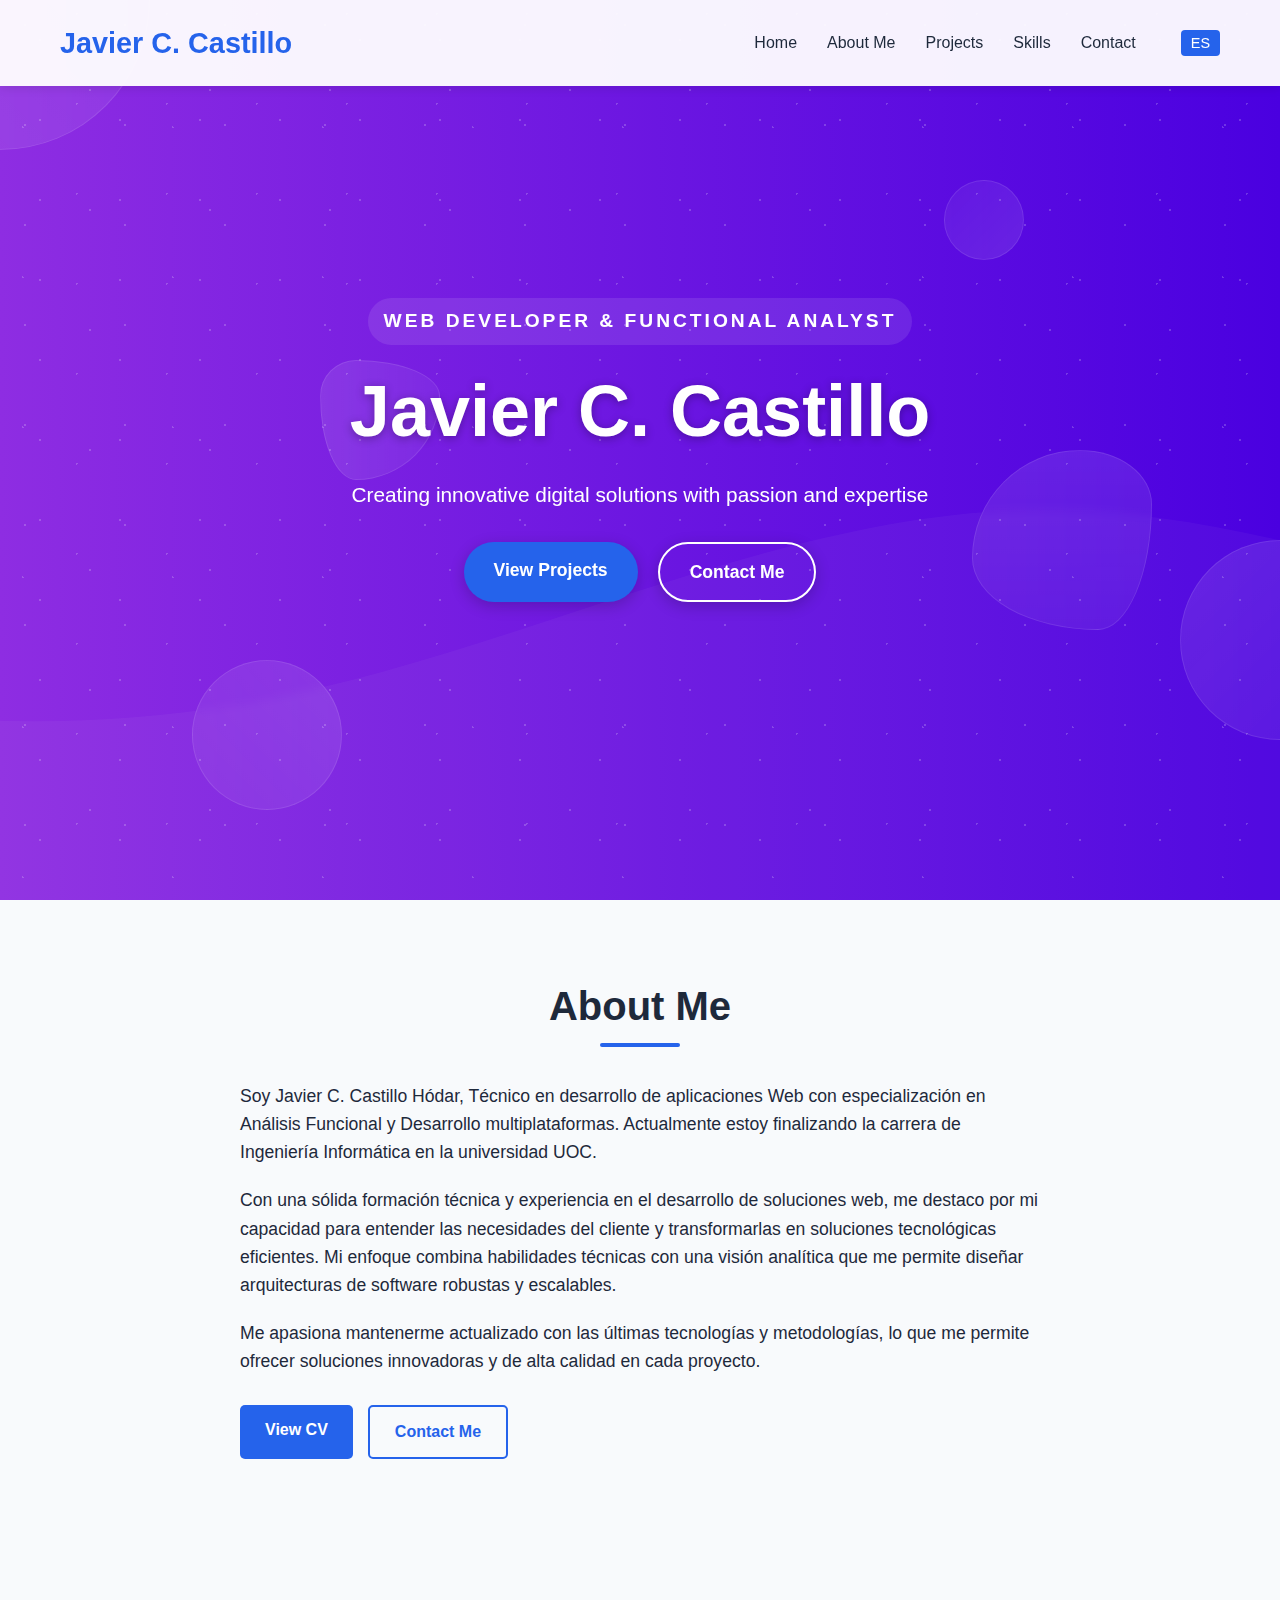
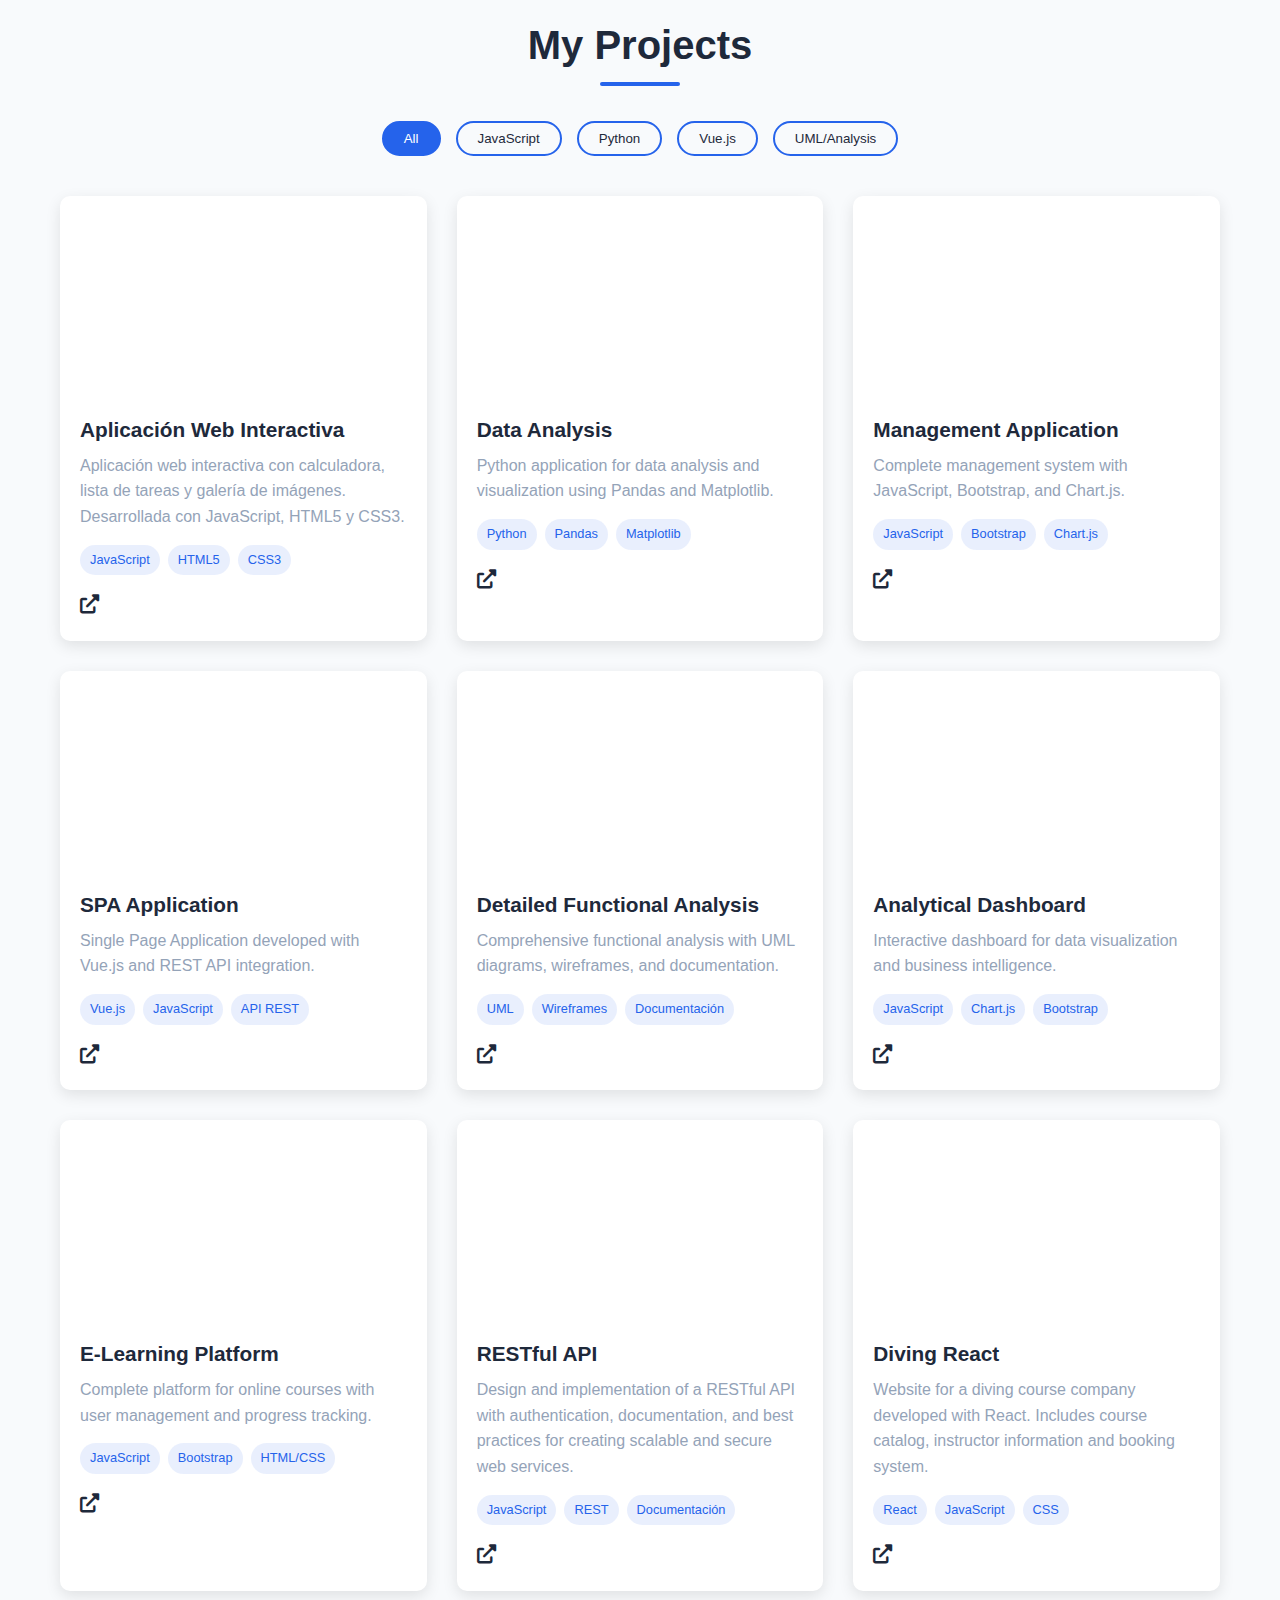
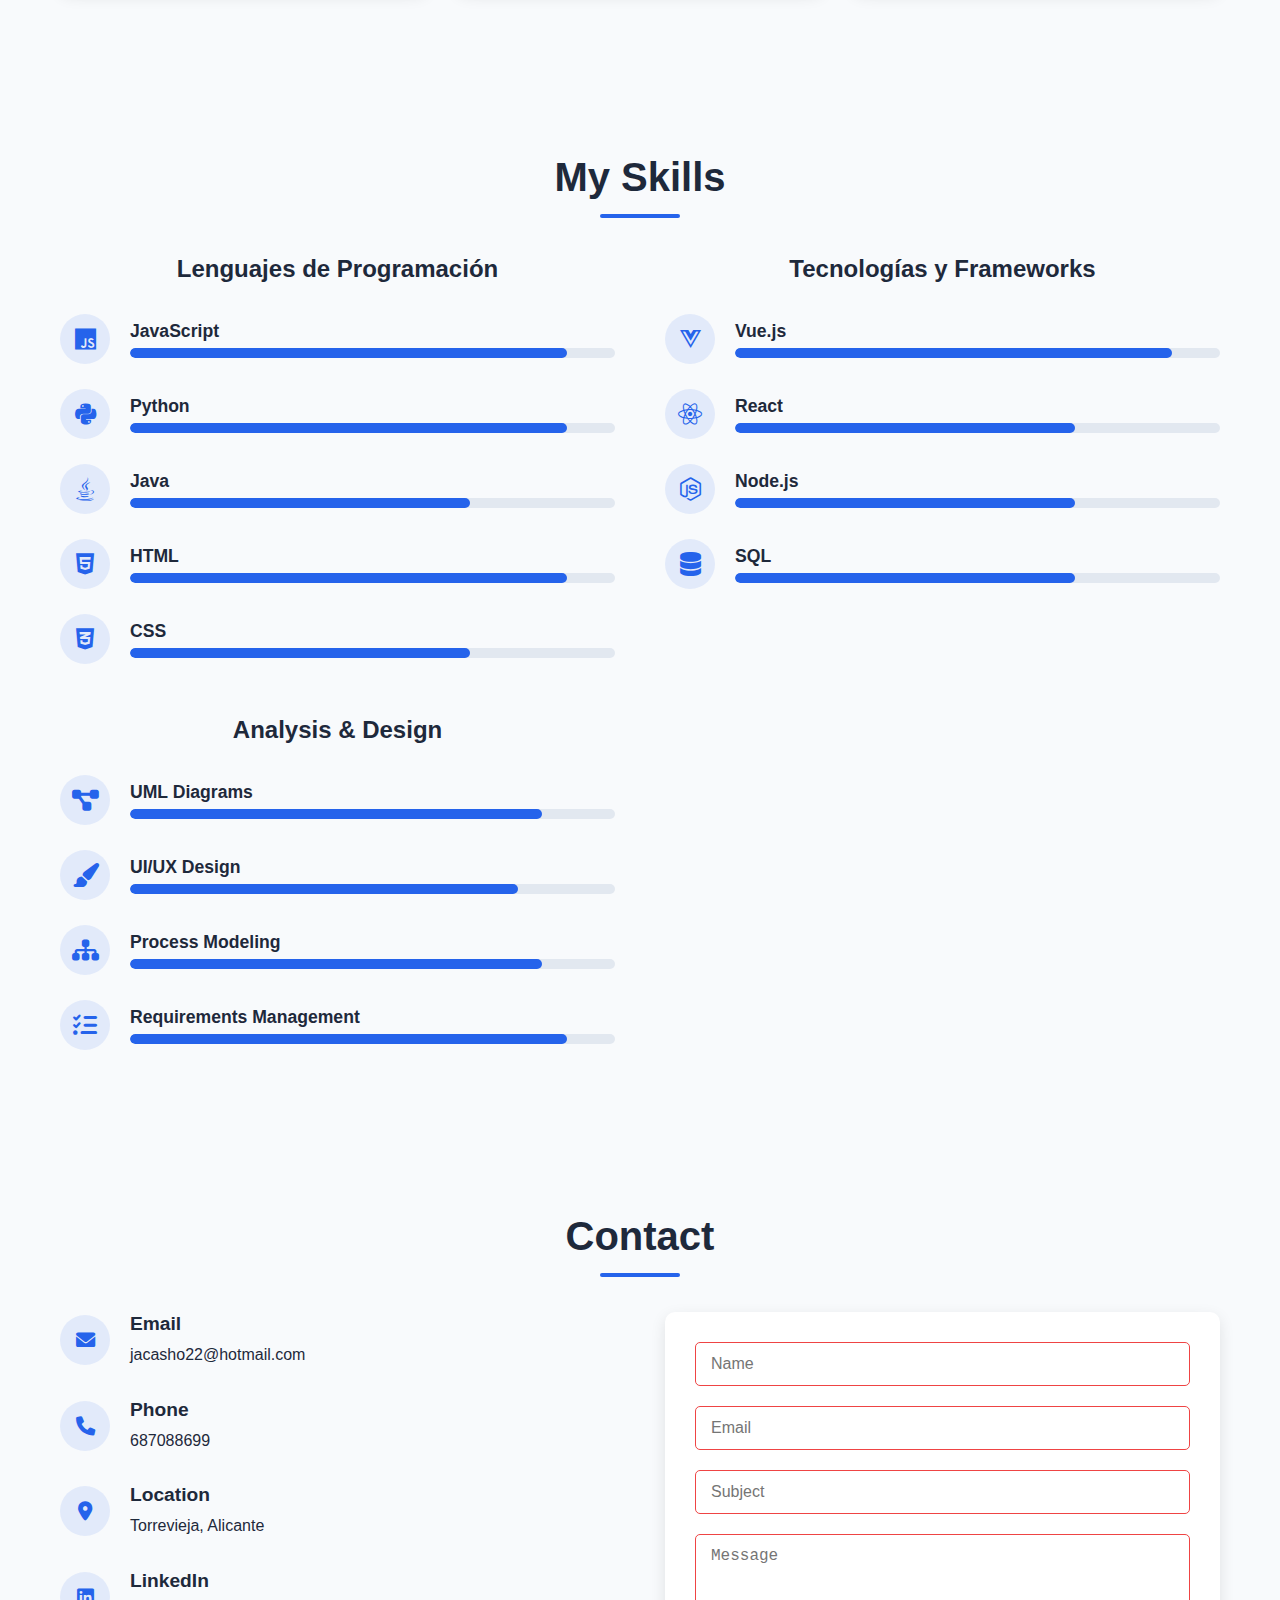
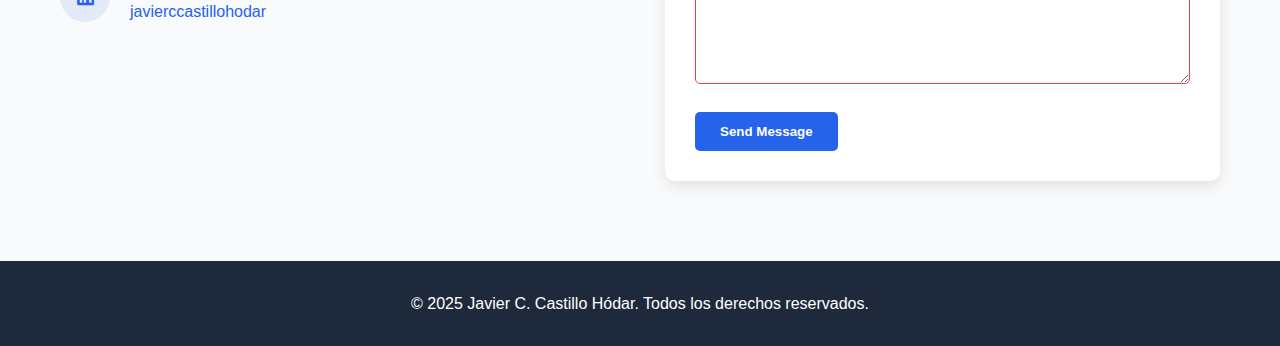
<file: index.html>
<!DOCTYPE html>
<html lang="en">
<head>
    <meta charset="UTF-8">
    <meta name="viewport" content="width=device-width, initial-scale=1.0">
    <title data-i18n="page_title">Javier C. Castillo Hódar - Portfolio</title>
    <link rel="stylesheet" href="css/styles.css">
    <link rel="stylesheet" href="https://cdnjs.cloudflare.com/ajax/libs/font-awesome/6.0.0-beta3/css/all.min.css">
</head>
<body>
    <div class="scroll-progress"></div>
    <header>
        <nav>
            <div class="logo" data-i18n="logo_text">Javier C. Castillo</div>
            <ul class="nav-links">
                <li><a href="#inicio" data-i18n="nav_home">Home</a></li>
                <li><a href="#sobre-mi" data-i18n="nav_about">About Me</a></li>
                <li><a href="#proyectos" data-i18n="nav_projects">Projects</a></li>
                <li><a href="#habilidades" data-i18n="nav_skills">Skills</a></li>
                <li><a href="#contacto" data-i18n="nav_contact">Contact</a></li>
                <li class="lang-switch"><button id="lang-toggle">ES</button></li>
            </ul>
            <div class="burger">
                <div class="line1"></div>
                <div class="line2"></div>
                <div class="line3"></div>
            </div>
        </nav>
    </header>

    <section id="inicio" class="hero">
        <div class="hero-shapes">
            <div class="shape shape-1"></div>
            <div class="shape shape-2"></div>
            <div class="shape shape-3"></div>
            <div class="shape shape-4"></div>
            <div class="shape shape-5"></div>
            <div class="shape shape-6"></div>
            <div class="particles"></div>
        </div>
        <div class="hero-content">
            <span class="hero-subtitle" data-i18n="hero_subtitle">Web Developer & Functional Analyst</span>
            <h1>Javier C. Castillo</h1>
            <p data-i18n="hero_description">Creating innovative digital solutions with passion and expertise</p>
            <div class="hero-buttons">
                <a href="#proyectos" class="btn" data-i18n="hero_btn_projects">View Projects</a>
                <a href="#contacto" class="btn btn-outline" data-i18n="hero_btn_contact">Contact Me</a>
            </div>
        </div>

    </section>

    <section id="sobre-mi" class="about">
        <div class="container">
            <h2 data-i18n="about_title">Sobre Mí</h2>
            <div class="about-content">
                <!-- Imagen de perfil eliminada temporalmente -->
                <div class="about-text">
                    <p>Soy Javier C. Castillo Hódar, Técnico en desarrollo de aplicaciones Web con especialización en Análisis Funcional y Desarrollo multiplataformas. Actualmente estoy finalizando la carrera de Ingeniería Informática en la universidad UOC.</p>
                    <p>Con una sólida formación técnica y experiencia en el desarrollo de soluciones web, me destaco por mi capacidad para entender las necesidades del cliente y transformarlas en soluciones tecnológicas eficientes. Mi enfoque combina habilidades técnicas con una visión analítica que me permite diseñar arquitecturas de software robustas y escalables.</p>
                    <p>Me apasiona mantenerme actualizado con las últimas tecnologías y metodologías, lo que me permite ofrecer soluciones innovadoras y de alta calidad en cada proyecto.</p>
                    <div class="about-buttons">
                        <a href="#cv-modal" class="btn" id="view-cv-btn" data-i18n="about_btn_cv">Ver CV</a>
                        <a href="#contacto" class="btn btn-secondary" data-i18n="hero_btn_contact">Contactarme</a>
                    </div>
                </div>
            </div>
        </div>
    </section>

    <section id="proyectos" class="projects">
        <div class="container">
            <h2 data-i18n="projects_title">Mis Proyectos</h2>
            <div class="filter-buttons">
                <button class="filter-btn active" data-filter="all" data-i18n="projects_filter_all">Todos</button>
                <button class="filter-btn" data-filter="javascript" data-i18n="projects_filter_js">JavaScript</button>
                <button class="filter-btn" data-filter="python" data-i18n="projects_filter_python">Python</button>
                <button class="filter-btn" data-filter="vuejs" data-i18n="projects_filter_vue">Vue.js</button>
                <button class="filter-btn" data-filter="uml" data-i18n="projects_filter_uml">UML/Análisis</button>
            </div>
            <div class="projects-grid">
                <!-- Proyecto 1 -->
                <div class="project-card" data-category="javascript">
                    <div class="project-img">
                        <img class="lazy-load" src="img/projects/project1.svg" alt="Proyecto 1" data-i18n-alt="project_interactive_app_alt" loading="lazy">
                    </div>
                    <div class="project-info">
                        <h3>Aplicación Web Interactiva</h3>
                        <p>Aplicación web interactiva con calculadora, lista de tareas y galería de imágenes. Desarrollada con JavaScript, HTML5 y CSS3.</p>
                        <div class="project-tags">
                            <span>JavaScript</span>
                            <span>HTML5</span>
                            <span>CSS3</span>
                        </div>
                        <div class="project-links">
                            <a href="projects/app-interactiva/index.html" target="_blank"><i class="fas fa-external-link-alt"></i></a>
                        </div>
                    </div>
                </div>
                <!-- Proyecto 2 -->
                <div class="project-card" data-category="python">
                    <div class="project-img">
                        <img class="lazy-load" src="img/projects/project2.svg" alt="Análisis de Datos" data-i18n-alt="project1_alt" loading="lazy">
                    </div>
                    <div class="project-info">
                        <h3 data-i18n="project1_title">Análisis de Datos</h3>
                        <p data-i18n="project1_description">Herramienta interactiva para visualizar, analizar y comprender datos de manera sencilla y efectiva utilizando Python, Pandas y Matplotlib.</p>
                        <div class="project-tags">
                            <span>Python</span>
                            <span>Pandas</span>
                            <span>Matplotlib</span>
                        </div>
                        <div class="project-links">
                            <a href="projects/analisis-datos/index.html" target="_blank"><i class="fas fa-external-link-alt"></i></a>
                        </div>
                    </div>
                </div>
                <!-- Proyecto 3 -->
                <div class="project-card" data-category="javascript">
                    <div class="project-img">
                        <img class="lazy-load" src="img/projects/app-gestion.svg" alt="Aplicación de Gestión" data-i18n-alt="project2_alt" loading="lazy">
                    </div>
                    <div class="project-info">
                        <h3 data-i18n="project2_title">Aplicación de Gestión</h3>
                        <p data-i18n="project2_description">Sistema de gestión empresarial para administrar clientes, inventario, facturación y generar informes estadísticos.</p>
                        <div class="project-tags">
                            <span>JavaScript</span>
                            <span>Bootstrap</span>
                            <span>Chart.js</span>
                        </div>
                        <div class="project-links">
                            <a href="projects/app-gestion/index.html" target="_blank"><i class="fas fa-external-link-alt"></i></a>
                        </div>
                    </div>
                </div>
                <!-- Proyecto 4 -->
                <div class="project-card" data-category="vuejs">
                    <div class="project-img">
                        <img class="lazy-load" src="img/projects/app-spa.svg" alt="Aplicación SPA" data-i18n-alt="project3_alt" loading="lazy">
                    </div>
                    <div class="project-info">
                        <h3 data-i18n="project3_title">Aplicación SPA</h3>
                        <p data-i18n="project3_description">Aplicación de página única que ofrece una experiencia fluida y rápida, desarrollada con Vue.js.</p>
                        <div class="project-tags">
                            <span>Vue.js</span>
                            <span>JavaScript</span>
                            <span>API REST</span>
                        </div>
                        <div class="project-links">
                            <a href="projects/app-spa/index.html" target="_blank"><i class="fas fa-external-link-alt"></i></a>
                        </div>
                    </div>
                </div>
                <!-- Proyecto 5: Análisis Funcional -->
                <div class="project-card" data-category="uml">
                    <div class="project-img">
                        <img class="lazy-load" src="img/projects/analisis-funcional.svg" alt="Análisis Funcional" data-i18n-alt="project4_alt" loading="lazy">
                    </div>
                    <div class="project-info">
                        <h3 data-i18n="project4_title">Análisis Funcional Detallado</h3>
                        <p data-i18n="project4_description">Metodología completa para definir requisitos, casos de uso, arquitectura y prototipos que garantizan el éxito de proyectos de software.</p>
                        <div class="project-tags">
                            <span>UML</span>
                            <span>Wireframes</span>
                            <span>Documentación</span>
                        </div>
                        <div class="project-links">
                            <a href="projects/analisis-funcional/index.html" target="_blank"><i class="fas fa-external-link-alt"></i></a>
                        </div>
                    </div>
                </div>
                <!-- Proyecto 6 -->
                <div class="project-card" data-category="javascript">
                    <div class="project-img">
                        <img class="lazy-load" src="img/projects/dashboard-analitico.svg" alt="Dashboard Analítico" data-i18n-alt="project5_alt" loading="lazy">
                    </div>
                    <div class="project-info">
                        <h3 data-i18n="project5_title">Dashboard Analítico</h3>
                        <p data-i18n="project5_description">Dashboard interactivo para visualización y análisis de datos empresariales en tiempo real.</p>
                        <div class="project-tags">
                            <span>JavaScript</span>
                            <span>Chart.js</span>
                            <span>Bootstrap</span>
                        </div>
                        <div class="project-links">
                            <a href="projects/dashboard-analitico/index.html" target="_blank"><i class="fas fa-external-link-alt"></i></a>
                        </div>
                    </div>
                </div>
                <!-- Proyecto 7 -->
                <div class="project-card" data-category="javascript">
                    <div class="project-img">
                        <img class="lazy-load" src="img/projects/elearning.svg" alt="Plataforma E-Learning" data-i18n-alt="project6_alt" loading="lazy">
                    </div>
                    <div class="project-info">
                        <h3 data-i18n="project6_title">Plataforma E-Learning</h3>
                        <p data-i18n="project6_description">Plataforma educativa interactiva con cursos online, sistema de progreso y certificaciones.</p>
                        <div class="project-tags">
                            <span>JavaScript</span>
                            <span>Bootstrap</span>
                            <span>HTML/CSS</span>
                        </div>
                        <div class="project-links">
                            <a href="projects/elearning/index.html" target="_blank"><i class="fas fa-external-link-alt"></i></a>
                        </div>
                    </div>
                </div>
                <!-- Proyecto 8 -->
                <div class="project-card" data-category="javascript">
                    <div class="project-img">
                        <img class="lazy-load" src="img/projects/api-restful.svg" alt="API RESTful" data-i18n-alt="project7_alt" loading="lazy">
                    </div>
                    <div class="project-info">
                        <h3 data-i18n="project7_title">API RESTful</h3>
                        <p data-i18n="project7_description">Diseño e implementación de una API RESTful con autenticación, documentación y buenas prácticas para crear servicios web escalables y seguros.</p>
                        <div class="project-tags">
                            <span>JavaScript</span>
                            <span>REST</span>
                            <span>Documentación</span>
                        </div>
                        <div class="project-links">
                            <a href="projects/api-restful/index.html" target="_blank"><i class="fas fa-external-link-alt"></i></a>
                        </div>
                    </div>
                </div>
                <!-- Proyecto 9: Buceo React -->
                <div class="project-card" data-category="react">
                    <div class="project-img">
                        <img class="lazy-load" src="img/projects/buceo-react.svg" alt="Buceo React" data-i18n-alt="project9_alt" loading="lazy">
                    </div>
                    <div class="project-info">
                        <h3 data-i18n="project9_title">Buceo React</h3>
                        <p data-i18n="project9_description">Página web para una empresa de cursos de buceo desarrollada con React. Incluye catálogo de cursos, información sobre instructores y sistema de reservas.</p>
                        <div class="project-tags">
                            <span>React</span>
                            <span>JavaScript</span>
                            <span>CSS</span>
                        </div>
                        <div class="project-links">
                            <a href="projects/buceo-react/index.html" target="_blank"><i class="fas fa-external-link-alt"></i></a>
                        </div>
                    </div>
                </div>

            </div>
        </div>
    </section>

    <!-- La sección de la aplicación de Análisis de Datos ha sido eliminada ya que ahora se abre en una ventana separada -->

    <section id="habilidades" class="skills">
        <div class="container">
            <h2 data-i18n="skills_title">Mis Habilidades</h2>
            <div class="skills-content">
                <div class="skill-category">
                    <h3 data-i18n="skills_languages">Lenguajes de Programación</h3>
                    <div class="skill-items">
                        <div class="skill-item">
                            <div class="skill-icon"><i class="fab fa-js"></i></div>
                            <div class="skill-info">
                                <h4 data-i18n="skill_javascript">JavaScript</h4>
                                <div class="skill-bar">
                                    <div class="skill-level" style="width: 90%;"></div>
                                </div>
                            </div>
                        </div>
                        <div class="skill-item">
                            <div class="skill-icon"><i class="fab fa-python"></i></div>
                            <div class="skill-info">
                                <h4 data-i18n="skill_python">Python</h4>
                                <div class="skill-bar">
                                    <div class="skill-level" style="width: 90%;"></div>
                                </div>
                            </div>
                        </div>
                        <div class="skill-item">
                            <div class="skill-icon"><i class="fab fa-java"></i></div>
                            <div class="skill-info">
                                <h4 data-i18n="skill_java">Java</h4>
                                <div class="skill-bar">
                                    <div class="skill-level" style="width: 70%;"></div>
                                </div>
                            </div>
                        </div>
                        <div class="skill-item">
                            <div class="skill-icon"><i class="fab fa-html5"></i></div>
                            <div class="skill-info">
                                <h4 data-i18n="skill_html">HTML</h4>
                                <div class="skill-bar">
                                    <div class="skill-level" style="width: 90%;"></div>
                                </div>
                            </div>
                        </div>
                        <div class="skill-item">
                            <div class="skill-icon"><i class="fab fa-css3-alt"></i></div>
                            <div class="skill-info">
                                <h4 data-i18n="skill_css">CSS</h4>
                                <div class="skill-bar">
                                    <div class="skill-level" style="width: 70%;"></div>
                                </div>
                            </div>
                        </div>
                        <!-- Añadir más lenguajes según sea necesario -->
                    </div>
                </div>
                <div class="skill-category">
                    <h3 data-i18n="skills_frameworks">Tecnologías y Frameworks</h3>
                    <div class="skill-items">
                        <div class="skill-item">
                            <div class="skill-icon"><i class="fab fa-vuejs"></i></div>
                            <div class="skill-info">
                                <h4 data-i18n="skill_vuejs">Vue.js</h4>
                                <div class="skill-bar">
                                    <div class="skill-level" style="width: 90%;"></div>
                                </div>
                            </div>
                        </div>
                        <div class="skill-item">
                            <div class="skill-icon"><i class="fab fa-react"></i></div>
                            <div class="skill-info">
                                <h4 data-i18n="skill_react">React</h4>
                                <div class="skill-bar">
                                    <div class="skill-level" style="width: 70%;"></div>
                                </div>
                            </div>
                        </div>
                        <div class="skill-item">
                            <div class="skill-icon"><i class="fab fa-node-js"></i></div>
                            <div class="skill-info">
                                <h4 data-i18n="skill_nodejs">Node.js</h4>
                                <div class="skill-bar">
                                    <div class="skill-level" style="width: 70%;"></div>
                                </div>
                            </div>
                        </div>
                        <div class="skill-item">
                            <div class="skill-icon"><i class="fas fa-database"></i></div>
                            <div class="skill-info">
                                <h4 data-i18n="skill_sql">SQL</h4>
                                <div class="skill-bar">
                                    <div class="skill-level" style="width: 70%;"></div>
                                </div>
                            </div>
                        </div>
                    </div>
                </div>
                <div class="skill-category">
                    <h3 data-i18n="skills_analysis">Análisis y Diseño</h3>
                    <div class="skill-items">
                        <div class="skill-item">
                            <div class="skill-icon"><i class="fas fa-project-diagram"></i></div>
                            <div class="skill-info">
                                <h4 data-i18n="skill_uml">Diagramas UML</h4>
                                <div class="skill-bar">
                                    <div class="skill-level" style="width: 85%;"></div>
                                </div>
                            </div>
                        </div>
                        <div class="skill-item">
                            <div class="skill-icon"><i class="fas fa-paint-brush"></i></div>
                            <div class="skill-info">
                                <h4 data-i18n="skill_uiux">Diseño UI/UX</h4>
                                <div class="skill-bar">
                                    <div class="skill-level" style="width: 80%;"></div>
                                </div>
                            </div>
                        </div>
                        <div class="skill-item">
                            <div class="skill-icon"><i class="fas fa-sitemap"></i></div>
                            <div class="skill-info">
                                <h4 data-i18n="skill_process_modeling">Modelado de Procesos</h4>
                                <div class="skill-bar">
                                    <div class="skill-level" style="width: 85%;"></div>
                                </div>
                            </div>
                        </div>
                        <div class="skill-item">
                            <div class="skill-icon"><i class="fas fa-tasks"></i></div>
                            <div class="skill-info">
                                <h4 data-i18n="skill_requirements">Gestión de Requisitos</h4>
                                <div class="skill-bar">
                                    <div class="skill-level" style="width: 90%;"></div>
                                </div>
                            </div>
                        </div>
                    </div>
                </div>
            </div>
        </div>
    </section>

    <section id="contacto" class="contact">
        <div class="container">
            <h2 data-i18n="contact_title">Contacto</h2>
            <div class="contact-content">
                <div class="contact-info">
                    <div class="contact-item">
                        <div class="contact-icon"><i class="fas fa-envelope"></i></div>
                        <div class="contact-text">
                            <h3 data-i18n="contact_email_label">Email</h3>
                            <p>jacasho22@hotmail.com</p>
                        </div>
                    </div>
                    <div class="contact-item">
                        <div class="contact-icon"><i class="fas fa-phone"></i></div>
                        <div class="contact-text">
                            <h3 data-i18n="contact_phone">Teléfono</h3>
                            <p>687088699</p>
                        </div>
                    </div>
                    <div class="contact-item">
                        <div class="contact-icon"><i class="fas fa-map-marker-alt"></i></div>
                        <div class="contact-text">
                            <h3 data-i18n="contact_location">Ubicación</h3>
                            <p>Torrevieja, Alicante</p>
                        </div>
                    </div>
                    <div class="contact-item">
                        <div class="contact-icon"><i class="fab fa-linkedin"></i></div>
                        <div class="contact-text">
                            <h3 data-i18n="contact_linkedin">LinkedIn</h3>
                            <p><a href="https://es.linkedin.com/in/javierccastillohodar" target="_blank" rel="noopener noreferrer">javierccastillohodar</a></p>
                        </div>
                    </div>
                </div>
                <div class="contact-form">
                    <div class="form-success" id="formSuccess">
                        <span data-i18n="contact_success">¡Gracias por tu mensaje! Te responderé lo antes posible.</span>
                    </div>
                    <form id="contactForm" action="https://formspree.io/f/mjkovyzw" method="POST">
                        <input type="hidden" name="_subject" value="Nuevo mensaje desde Portfolio">
                        <input type="hidden" name="_next" value="https://jacasho22.github.io/thanks.html">
                        <div class="form-group">
                            <input type="text" id="name" name="name" placeholder="Nombre" data-i18n-placeholder="contact_name" required minlength="2">
                            <div class="error-message" data-i18n="error_name">Por favor, introduce un nombre válido</div>
                        </div>
                        <div class="form-group">
                            <input type="email" id="email" name="_replyto" placeholder="Email" data-i18n-placeholder="contact_email" required>
                            <div class="error-message" data-i18n="error_email">Por favor, introduce un email válido</div>
                        </div>
                        <div class="form-group">
                            <input type="text" id="subject" name="subject" placeholder="Asunto" data-i18n-placeholder="contact_subject" required minlength="3">
                            <div class="error-message" data-i18n="error_subject">Por favor, introduce un asunto válido</div>
                        </div>
                        <div class="form-group">
                            <textarea id="message" name="message" placeholder="Mensaje" data-i18n-placeholder="contact_message" required minlength="10"></textarea>
                            <div class="error-message" data-i18n="error_message">Por favor, introduce un mensaje de al menos 10 caracteres</div>
                        </div>
                        <div class="form-group" style="display:none">
                            <input type="text" name="_gotcha" style="display:none">
                        </div>
                        <button type="submit" class="btn" data-i18n="contact_btn_send">Enviar Mensaje</button>
                    </form>
                </div>
            </div>
        </div>
    </section>

    <footer>
        <div class="container">
            <p data-i18n="footer.copyright">&copy; 2025 Javier C. Castillo Hódar. Todos los derechos reservados.</p>
        </div>
    </footer>

    <!-- Modal para mostrar el CV -->
    <div id="cv-modal" class="modal">
        <div class="modal-content">
            <span class="close-modal">&times;</span>
            <h2 data-i18n="cv_title">Mi Currículum Vitae</h2>
            <div class="cv-container">
                <div class="cv-message">
                    <p data-i18n="cv_not_available">El CV no está disponible temporalmente. Por favor, contacta directamente para solicitar una copia.</p>
                </div>
            </div>
        </div>
    </div>

    <script src="js/translations.js"></script>
    <script src="js/main.js"></script>
</body>
</html>
</file>
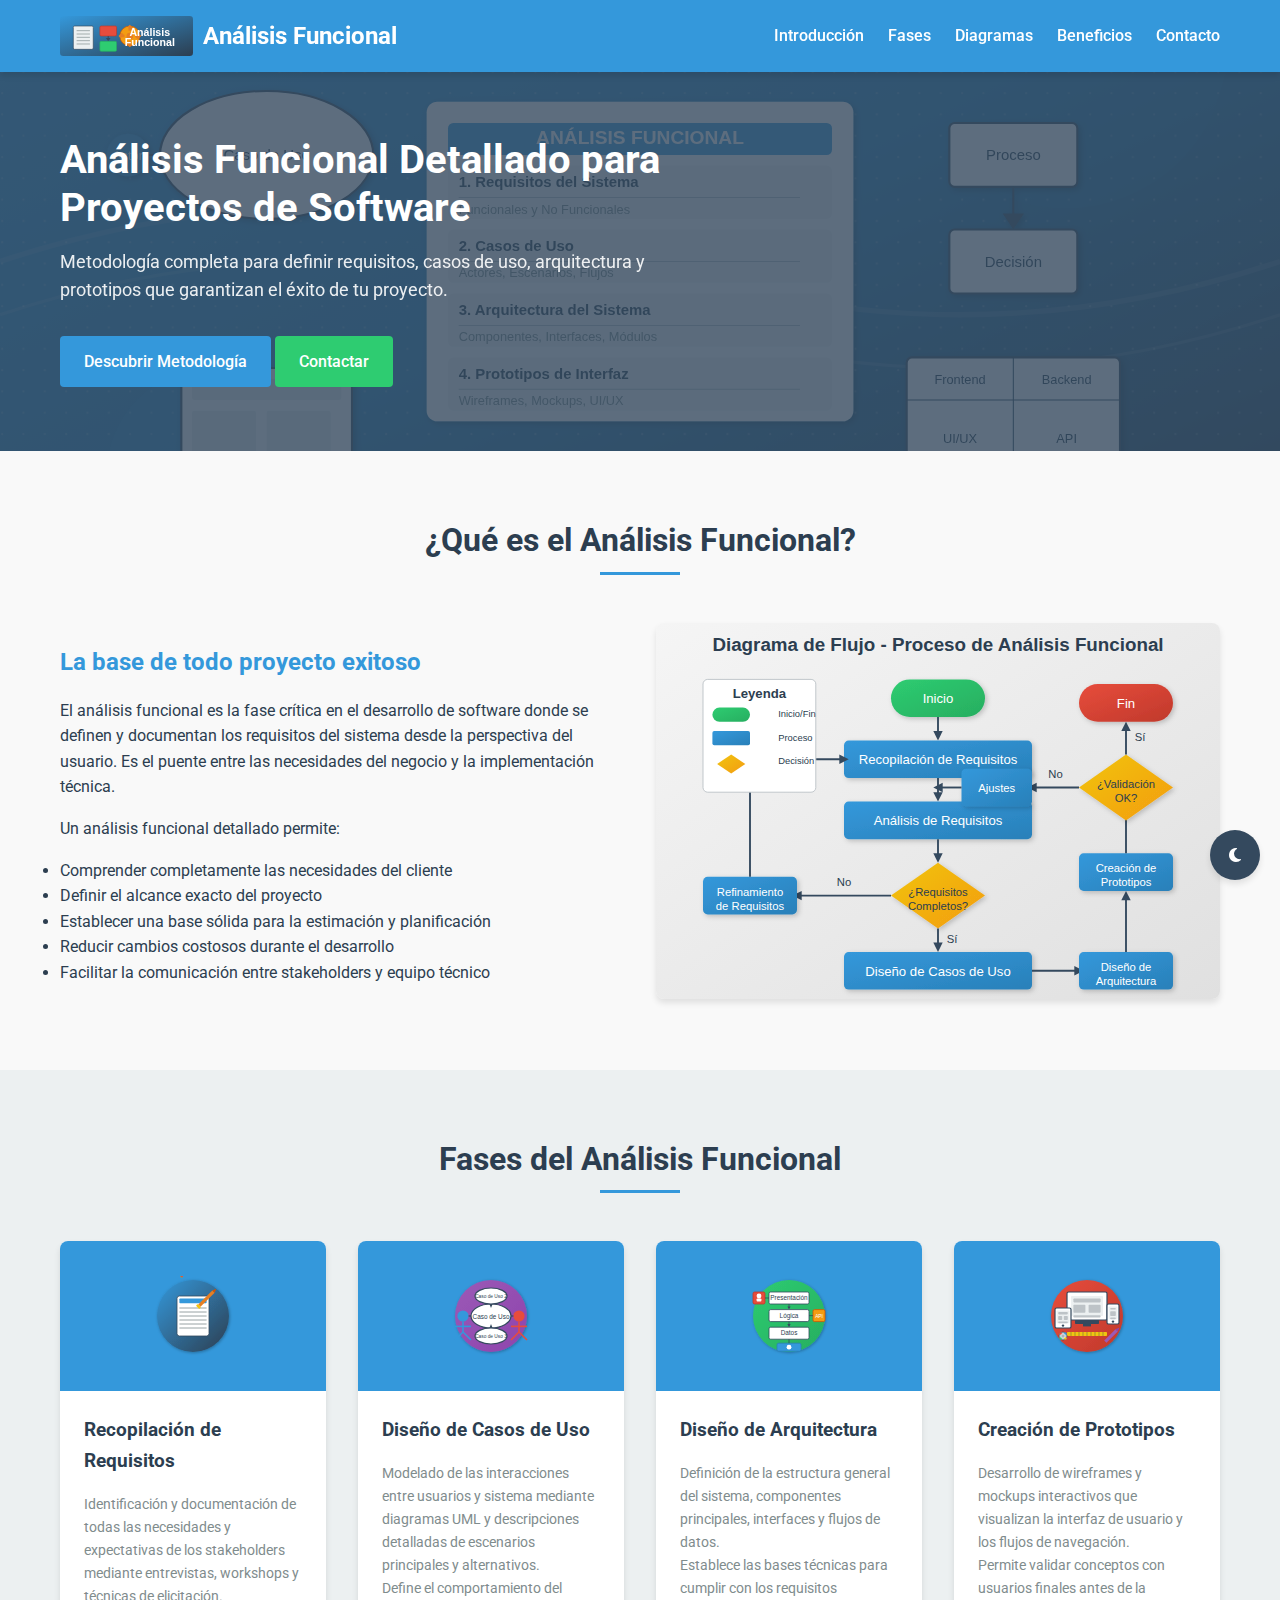
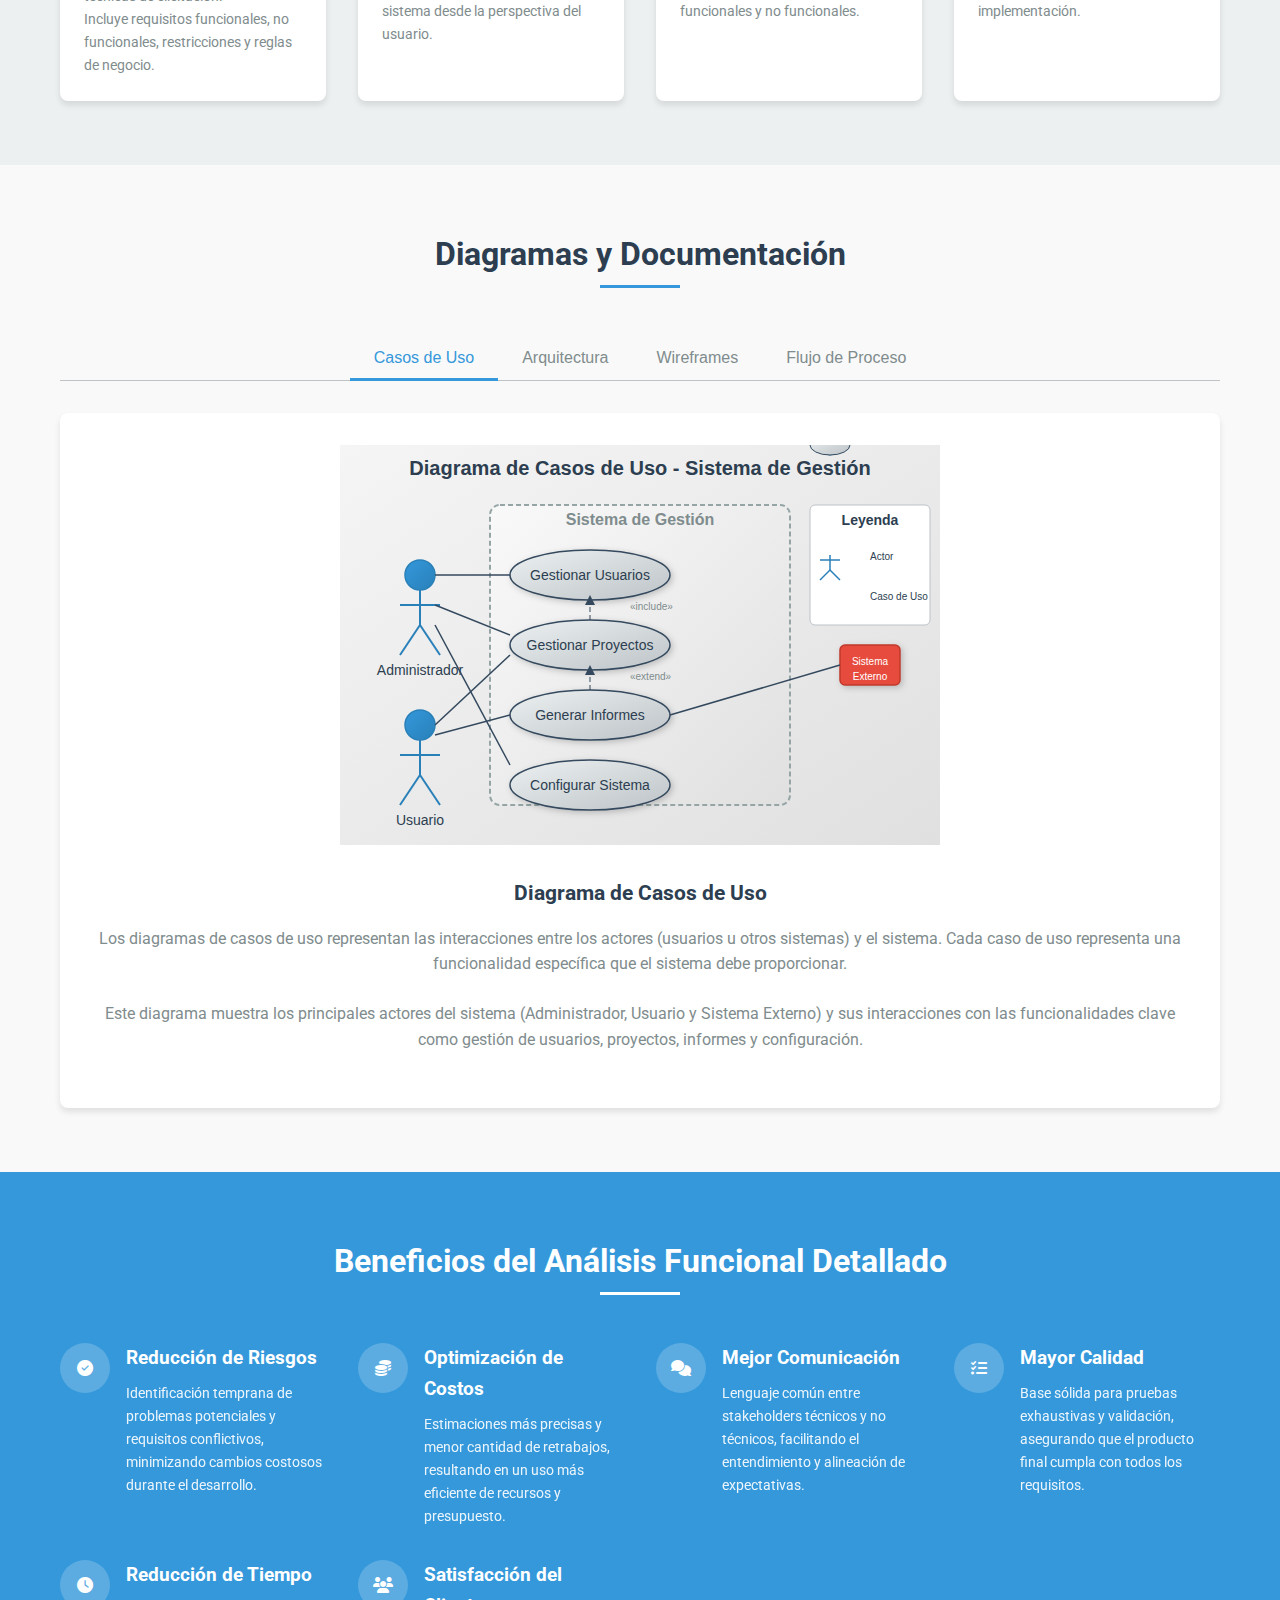
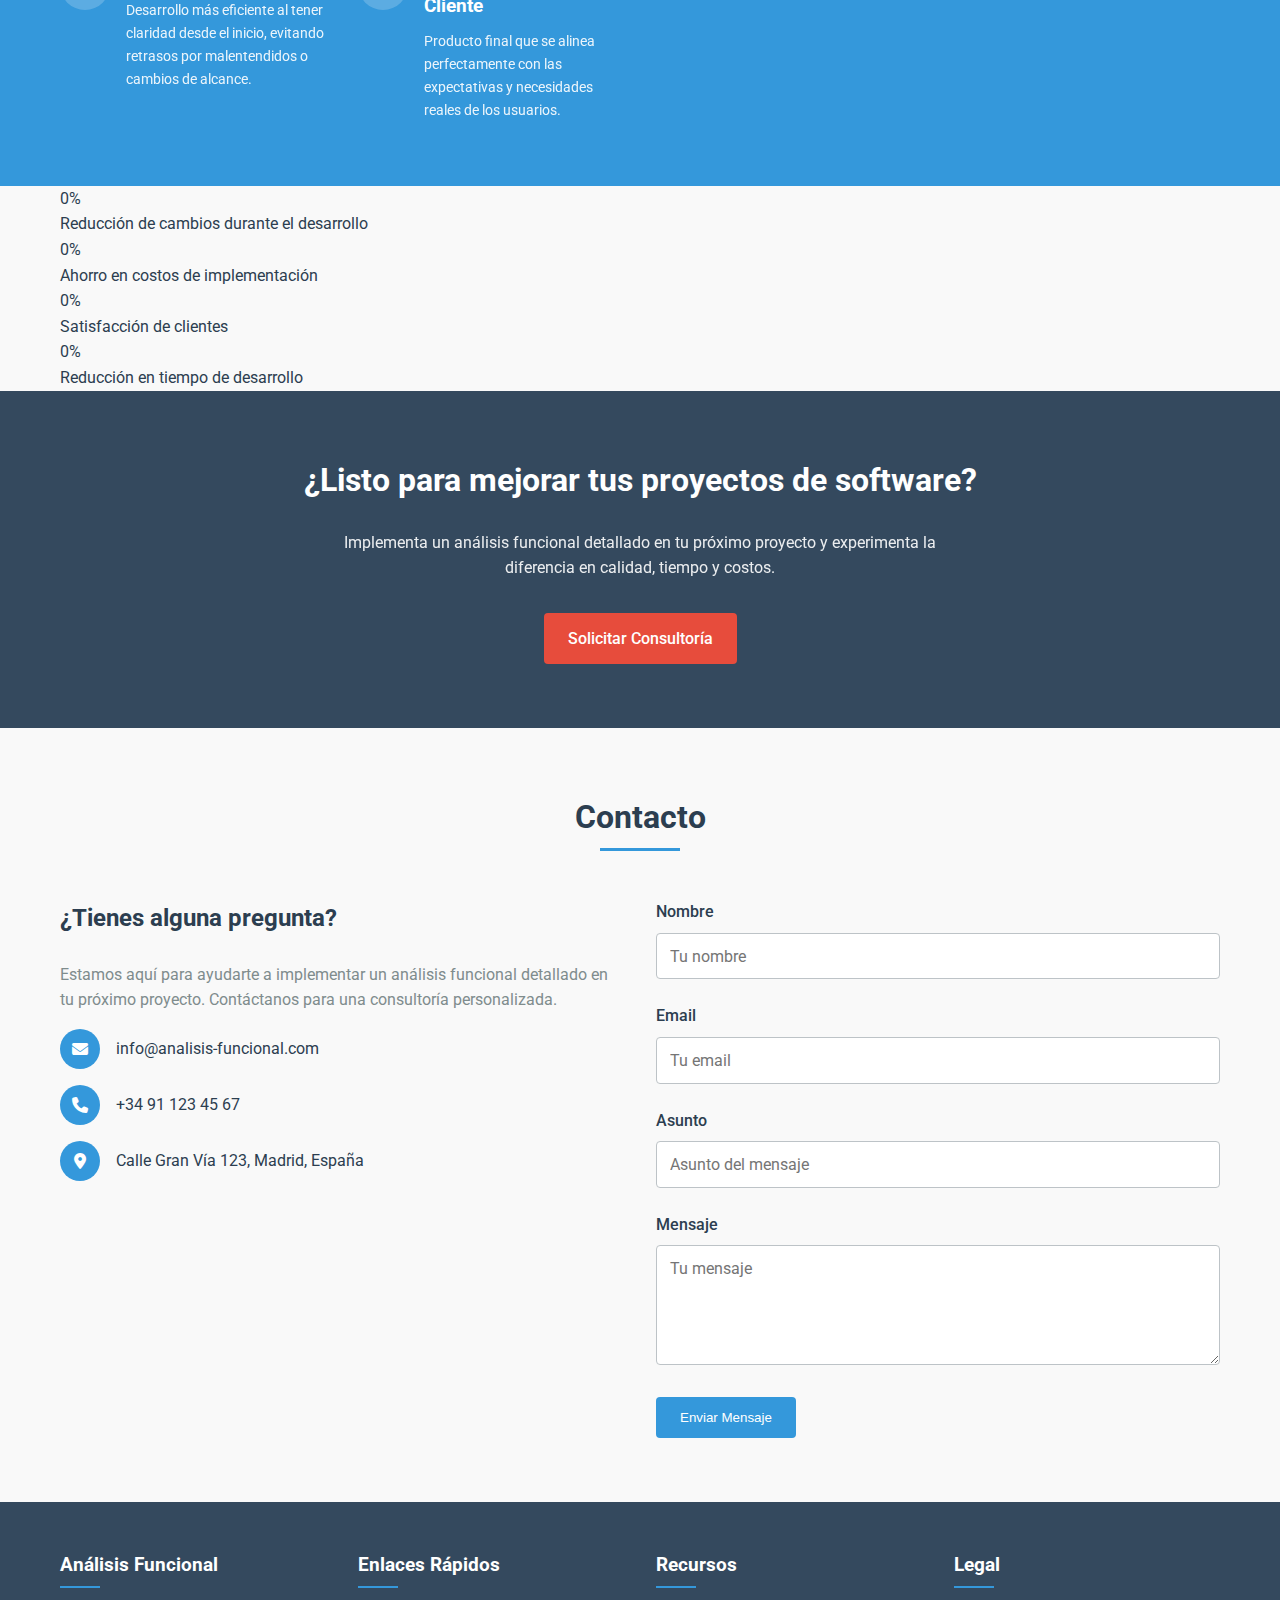
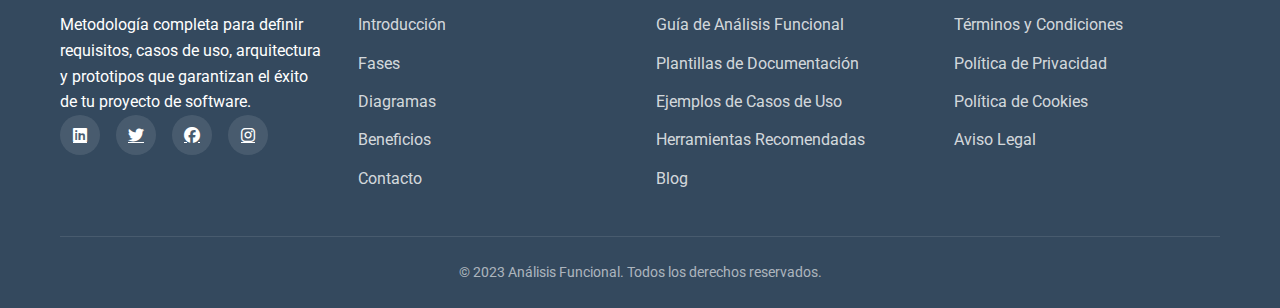
<file: projects/analisis-funcional/index.html>
<!DOCTYPE html>
<html lang="es">
<head>
    <meta charset="UTF-8">
    <meta name="viewport" content="width=device-width, initial-scale=1.0">
    <title>Análisis Funcional Detallado | Metodología y Ejemplos</title>
    <meta name="description" content="Proyecto de análisis funcional detallado que muestra metodologías, diagramas y ejemplos prácticos para el desarrollo de software.">
    
    <!-- Favicon -->
    <link rel="icon" href="img/logo.svg" type="image/svg+xml">
    
    <!-- Estilos CSS -->
    <link rel="stylesheet" href="css/styles.css">
    
    <!-- Font Awesome -->
    <link rel="stylesheet" href="https://cdnjs.cloudflare.com/ajax/libs/font-awesome/6.4.0/css/all.min.css">
    
    <!-- Google Fonts -->
    <link rel="preconnect" href="https://fonts.googleapis.com">
    <link rel="preconnect" href="https://fonts.gstatic.com" crossorigin>
    <link href="https://fonts.googleapis.com/css2?family=Roboto:wght@300;400;500;700&display=swap" rel="stylesheet">
</head>
<body>
    <!-- Botón de modo oscuro -->
    <div class="dark-mode-toggle">
        <i class="fas fa-moon"></i>
    </div>

    <!-- Encabezado -->
    <header>
        <div class="container header-container">
            <div class="logo">
                <img src="img/logo.svg" alt="Logo Análisis Funcional">
                <h1>Análisis Funcional</h1>
            </div>
            <nav>
                <ul>
                    <li><a href="#intro">Introducción</a></li>
                    <li><a href="#phases">Fases</a></li>
                    <li><a href="#diagrams">Diagramas</a></li>
                    <li><a href="#benefits">Beneficios</a></li>
                    <li><a href="#contact">Contacto</a></li>
                </ul>
            </nav>
        </div>
    </header>

    <!-- Sección Hero -->
    <section class="hero">
        <div class="container">
            <div class="hero-content">
                <h2>Análisis Funcional Detallado para Proyectos de Software</h2>
                <p>Metodología completa para definir requisitos, casos de uso, arquitectura y prototipos que garantizan el éxito de tu proyecto.</p>
                <a href="#intro" class="btn btn-primary">Descubrir Metodología</a>
                <a href="#contact" class="btn">Contactar</a>
            </div>
        </div>
    </section>

    <!-- Sección de Introducción -->
    <section id="intro" class="intro">
        <div class="container">
            <div class="section-title">
                <h2>¿Qué es el Análisis Funcional?</h2>
            </div>
            <div class="intro-content">
                <div class="intro-text fade-in">
                    <h3>La base de todo proyecto exitoso</h3>
                    <p>El análisis funcional es la fase crítica en el desarrollo de software donde se definen y documentan los requisitos del sistema desde la perspectiva del usuario. Es el puente entre las necesidades del negocio y la implementación técnica.</p>
                    <p>Un análisis funcional detallado permite:</p>
                    <ul>
                        <li>Comprender completamente las necesidades del cliente</li>
                        <li>Definir el alcance exacto del proyecto</li>
                        <li>Establecer una base sólida para la estimación y planificación</li>
                        <li>Reducir cambios costosos durante el desarrollo</li>
                        <li>Facilitar la comunicación entre stakeholders y equipo técnico</li>
                    </ul>
                </div>
                <div class="intro-image slide-in-right">
                    <img src="img/diagrams/flujo-proceso.svg" alt="Proceso de Análisis Funcional">
                </div>
            </div>
        </div>
    </section>

    <!-- Sección de Fases -->
    <section id="phases" class="phases">
        <div class="container">
            <div class="section-title">
                <h2>Fases del Análisis Funcional</h2>
            </div>
            <div class="phases-container">
                <!-- Fase 1: Requisitos -->
                <div class="phase-card fade-in">
                    <div class="phase-icon">
                        <img src="img/icons/requisitos.svg" alt="Recopilación de Requisitos">
                    </div>
                    <div class="phase-content">
                        <h3>Recopilación de Requisitos</h3>
                        <p>Identificación y documentación de todas las necesidades y expectativas de los stakeholders mediante entrevistas, workshops y técnicas de elicitación.</p>
                        <p>Incluye requisitos funcionales, no funcionales, restricciones y reglas de negocio.</p>
                    </div>
                </div>
                
                <!-- Fase 2: Casos de Uso -->
                <div class="phase-card fade-in">
                    <div class="phase-icon">
                        <img src="img/icons/casos-uso.svg" alt="Diseño de Casos de Uso">
                    </div>
                    <div class="phase-content">
                        <h3>Diseño de Casos de Uso</h3>
                        <p>Modelado de las interacciones entre usuarios y sistema mediante diagramas UML y descripciones detalladas de escenarios principales y alternativos.</p>
                        <p>Define el comportamiento del sistema desde la perspectiva del usuario.</p>
                    </div>
                </div>
                
                <!-- Fase 3: Arquitectura -->
                <div class="phase-card fade-in">
                    <div class="phase-icon">
                        <img src="img/icons/arquitectura.svg" alt="Diseño de Arquitectura">
                    </div>
                    <div class="phase-content">
                        <h3>Diseño de Arquitectura</h3>
                        <p>Definición de la estructura general del sistema, componentes principales, interfaces y flujos de datos.</p>
                        <p>Establece las bases técnicas para cumplir con los requisitos funcionales y no funcionales.</p>
                    </div>
                </div>
                
                <!-- Fase 4: Prototipos -->
                <div class="phase-card fade-in">
                    <div class="phase-icon">
                        <img src="img/icons/prototipos.svg" alt="Creación de Prototipos">
                    </div>
                    <div class="phase-content">
                        <h3>Creación de Prototipos</h3>
                        <p>Desarrollo de wireframes y mockups interactivos que visualizan la interfaz de usuario y los flujos de navegación.</p>
                        <p>Permite validar conceptos con usuarios finales antes de la implementación.</p>
                    </div>
                </div>
            </div>
        </div>
    </section>

    <!-- Sección de Diagramas -->
    <section id="diagrams" class="diagrams">
        <div class="container">
            <div class="section-title">
                <h2>Diagramas y Documentación</h2>
            </div>
            
            <!-- Tabs de navegación -->
            <div class="diagrams-tabs">
                <button class="tab-btn" data-tab="tab-casos-uso">Casos de Uso</button>
                <button class="tab-btn" data-tab="tab-arquitectura">Arquitectura</button>
                <button class="tab-btn" data-tab="tab-wireframe">Wireframes</button>
                <button class="tab-btn" data-tab="tab-flujo">Flujo de Proceso</button>
            </div>
            
            <!-- Contenido de las tabs -->
            <div class="tab-contents">
                <!-- Tab: Casos de Uso -->
                <div id="tab-casos-uso" class="tab-content">
                    <div class="diagram-container">
                        <img src="img/diagrams/casos-uso.svg" alt="Diagrama de Casos de Uso">
                        <h3>Diagrama de Casos de Uso</h3>
                        <p>Los diagramas de casos de uso representan las interacciones entre los actores (usuarios u otros sistemas) y el sistema. Cada caso de uso representa una funcionalidad específica que el sistema debe proporcionar.</p>
                        <p>Este diagrama muestra los principales actores del sistema (Administrador, Usuario y Sistema Externo) y sus interacciones con las funcionalidades clave como gestión de usuarios, proyectos, informes y configuración.</p>
                    </div>
                </div>
                
                <!-- Tab: Arquitectura -->
                <div id="tab-arquitectura" class="tab-content">
                    <div class="diagram-container">
                        <img src="img/diagrams/arquitectura.svg" alt="Diagrama de Arquitectura">
                        <h3>Diagrama de Arquitectura</h3>
                        <p>El diagrama de arquitectura define la estructura general del sistema, mostrando sus componentes principales y cómo interactúan entre sí.</p>
                        <p>Esta arquitectura en capas separa claramente las responsabilidades: presentación (interfaces de usuario), lógica de negocio (servicios y procesos) y datos (persistencia y acceso). También incluye componentes transversales como seguridad e integración con sistemas externos.</p>
                    </div>
                </div>
                
                <!-- Tab: Wireframe -->
                <div id="tab-wireframe" class="tab-content">
                    <div class="diagram-container">
                        <img src="img/diagrams/wireframe.svg" alt="Wireframe de Interfaz">
                        <h3>Wireframe de Interfaz</h3>
                        <p>Los wireframes son representaciones visuales de bajo nivel que muestran la estructura y organización de las interfaces de usuario, sin entrar en detalles de diseño gráfico.</p>
                        <p>Este wireframe muestra la pantalla de gestión de usuarios con una barra de navegación lateral, un área de búsqueda, una tabla de datos y controles de paginación. Define la ubicación de los elementos sin especificar colores o estilos finales.</p>
                    </div>
                </div>
                
                <!-- Tab: Flujo de Proceso -->
                <div id="tab-flujo" class="tab-content">
                    <div class="diagram-container">
                        <img src="img/diagrams/flujo-proceso.svg" alt="Diagrama de Flujo de Proceso">
                        <h3>Diagrama de Flujo de Proceso</h3>
                        <p>Los diagramas de flujo representan la secuencia de actividades y decisiones en un proceso, mostrando el orden lógico de las operaciones.</p>
                        <p>Este diagrama muestra el proceso completo de análisis funcional, desde la recopilación inicial de requisitos hasta la validación final, incluyendo ciclos de refinamiento y ajustes basados en feedback.</p>
                    </div>
                </div>
            </div>
        </div>
    </section>

    <!-- Sección de Beneficios -->
    <section id="benefits" class="benefits">
        <div class="container">
            <div class="section-title">
                <h2>Beneficios del Análisis Funcional Detallado</h2>
            </div>
            <div class="benefits-container">
                <!-- Beneficio 1 -->
                <div class="benefit-item slide-in-left">
                    <div class="benefit-icon">
                        <i class="fas fa-check-circle"></i>
                    </div>
                    <div class="benefit-content">
                        <h3>Reducción de Riesgos</h3>
                        <p>Identificación temprana de problemas potenciales y requisitos conflictivos, minimizando cambios costosos durante el desarrollo.</p>
                    </div>
                </div>
                
                <!-- Beneficio 2 -->
                <div class="benefit-item slide-in-left">
                    <div class="benefit-icon">
                        <i class="fas fa-coins"></i>
                    </div>
                    <div class="benefit-content">
                        <h3>Optimización de Costos</h3>
                        <p>Estimaciones más precisas y menor cantidad de retrabajos, resultando en un uso más eficiente de recursos y presupuesto.</p>
                    </div>
                </div>
                
                <!-- Beneficio 3 -->
                <div class="benefit-item slide-in-right">
                    <div class="benefit-icon">
                        <i class="fas fa-comments"></i>
                    </div>
                    <div class="benefit-content">
                        <h3>Mejor Comunicación</h3>
                        <p>Lenguaje común entre stakeholders técnicos y no técnicos, facilitando el entendimiento y alineación de expectativas.</p>
                    </div>
                </div>
                
                <!-- Beneficio 4 -->
                <div class="benefit-item slide-in-right">
                    <div class="benefit-icon">
                        <i class="fas fa-tasks"></i>
                    </div>
                    <div class="benefit-content">
                        <h3>Mayor Calidad</h3>
                        <p>Base sólida para pruebas exhaustivas y validación, asegurando que el producto final cumpla con todos los requisitos.</p>
                    </div>
                </div>
                
                <!-- Beneficio 5 -->
                <div class="benefit-item slide-in-left">
                    <div class="benefit-icon">
                        <i class="fas fa-clock"></i>
                    </div>
                    <div class="benefit-content">
                        <h3>Reducción de Tiempo</h3>
                        <p>Desarrollo más eficiente al tener claridad desde el inicio, evitando retrasos por malentendidos o cambios de alcance.</p>
                    </div>
                </div>
                
                <!-- Beneficio 6 -->
                <div class="benefit-item slide-in-right">
                    <div class="benefit-icon">
                        <i class="fas fa-users"></i>
                    </div>
                    <div class="benefit-content">
                        <h3>Satisfacción del Cliente</h3>
                        <p>Producto final que se alinea perfectamente con las expectativas y necesidades reales de los usuarios.</p>
                    </div>
                </div>
            </div>
        </div>
    </section>

    <!-- Sección de Estadísticas -->
    <section class="stats">
        <div class="container">
            <div class="stats-container">
                <div class="stat-item zoom-in">
                    <div class="stat-number">
                        <span class="counter" data-target="85">0</span>%
                    </div>
                    <div class="stat-label">Reducción de cambios durante el desarrollo</div>
                </div>
                
                <div class="stat-item zoom-in">
                    <div class="stat-number">
                        <span class="counter" data-target="40">0</span>%
                    </div>
                    <div class="stat-label">Ahorro en costos de implementación</div>
                </div>
                
                <div class="stat-item zoom-in">
                    <div class="stat-number">
                        <span class="counter" data-target="95">0</span>%
                    </div>
                    <div class="stat-label">Satisfacción de clientes</div>
                </div>
                
                <div class="stat-item zoom-in">
                    <div class="stat-number">
                        <span class="counter" data-target="30">0</span>%
                    </div>
                    <div class="stat-label">Reducción en tiempo de desarrollo</div>
                </div>
            </div>
        </div>
    </section>

    <!-- Sección de Llamada a la Acción -->
    <section class="cta">
        <div class="container">
            <h2>¿Listo para mejorar tus proyectos de software?</h2>
            <p>Implementa un análisis funcional detallado en tu próximo proyecto y experimenta la diferencia en calidad, tiempo y costos.</p>
            <a href="#contact" class="btn btn-accent">Solicitar Consultoría</a>
        </div>
    </section>

    <!-- Sección de Contacto -->
    <section id="contact" class="contact">
        <div class="container">
            <div class="section-title">
                <h2>Contacto</h2>
            </div>
            <div class="contact-container">
                <div class="contact-info">
                    <h3>¿Tienes alguna pregunta?</h3>
                    <p>Estamos aquí para ayudarte a implementar un análisis funcional detallado en tu próximo proyecto. Contáctanos para una consultoría personalizada.</p>
                    
                    <div class="contact-info-item">
                        <i class="fas fa-envelope"></i>
                        <span>info@analisis-funcional.com</span>
                    </div>
                    
                    <div class="contact-info-item">
                        <i class="fas fa-phone"></i>
                        <span>+34 91 123 45 67</span>
                    </div>
                    
                    <div class="contact-info-item">
                        <i class="fas fa-map-marker-alt"></i>
                        <span>Calle Gran Vía 123, Madrid, España</span>
                    </div>
                </div>
                
                <div class="contact-form">
                    <form id="contact-form">
                        <div class="form-group">
                            <label for="name">Nombre</label>
                            <input type="text" id="name" name="name" placeholder="Tu nombre">
                        </div>
                        
                        <div class="form-group">
                            <label for="email">Email</label>
                            <input type="email" id="email" name="email" placeholder="Tu email">
                        </div>
                        
                        <div class="form-group">
                            <label for="subject">Asunto</label>
                            <input type="text" id="subject" name="subject" placeholder="Asunto del mensaje">
                        </div>
                        
                        <div class="form-group">
                            <label for="message">Mensaje</label>
                            <textarea id="message" name="message" placeholder="Tu mensaje"></textarea>
                        </div>
                        
                        <button type="submit" class="btn btn-primary">Enviar Mensaje</button>
                        
                        <div id="form-message" class="form-message"></div>
                    </form>
                </div>
            </div>
        </div>
    </section>

    <!-- Footer -->
    <footer>
        <div class="container">
            <div class="footer-container">
                <div class="footer-col">
                    <h3>Análisis Funcional</h3>
                    <p>Metodología completa para definir requisitos, casos de uso, arquitectura y prototipos que garantizan el éxito de tu proyecto de software.</p>
                    
                    <div class="social-links">
                        <a href="#"><i class="fab fa-linkedin"></i></a>
                        <a href="#"><i class="fab fa-twitter"></i></a>
                        <a href="#"><i class="fab fa-facebook"></i></a>
                        <a href="#"><i class="fab fa-instagram"></i></a>
                    </div>
                </div>
                
                <div class="footer-col">
                    <h3>Enlaces Rápidos</h3>
                    <ul>
                        <li><a href="#intro">Introducción</a></li>
                        <li><a href="#phases">Fases</a></li>
                        <li><a href="#diagrams">Diagramas</a></li>
                        <li><a href="#benefits">Beneficios</a></li>
                        <li><a href="#contact">Contacto</a></li>
                    </ul>
                </div>
                
                <div class="footer-col">
                    <h3>Recursos</h3>
                    <ul>
                        <li><a href="#">Guía de Análisis Funcional</a></li>
                        <li><a href="#">Plantillas de Documentación</a></li>
                        <li><a href="#">Ejemplos de Casos de Uso</a></li>
                        <li><a href="#">Herramientas Recomendadas</a></li>
                        <li><a href="#">Blog</a></li>
                    </ul>
                </div>
                
                <div class="footer-col">
                    <h3>Legal</h3>
                    <ul>
                        <li><a href="#">Términos y Condiciones</a></li>
                        <li><a href="#">Política de Privacidad</a></li>
                        <li><a href="#">Política de Cookies</a></li>
                        <li><a href="#">Aviso Legal</a></li>
                    </ul>
                </div>
            </div>
            
            <div class="copyright">
                <p>&copy; 2023 Análisis Funcional. Todos los derechos reservados.</p>
            </div>
        </div>
    </footer>

    <!-- JavaScript -->
    <script src="js/main.js"></script>
    
    <!-- Inicializar contadores cuando se carga la página -->
    <script>
        document.addEventListener('DOMContentLoaded', function() {
            // Inicializar contadores
            initCounters();
        });
    </script>
</body>
</html>
</file>
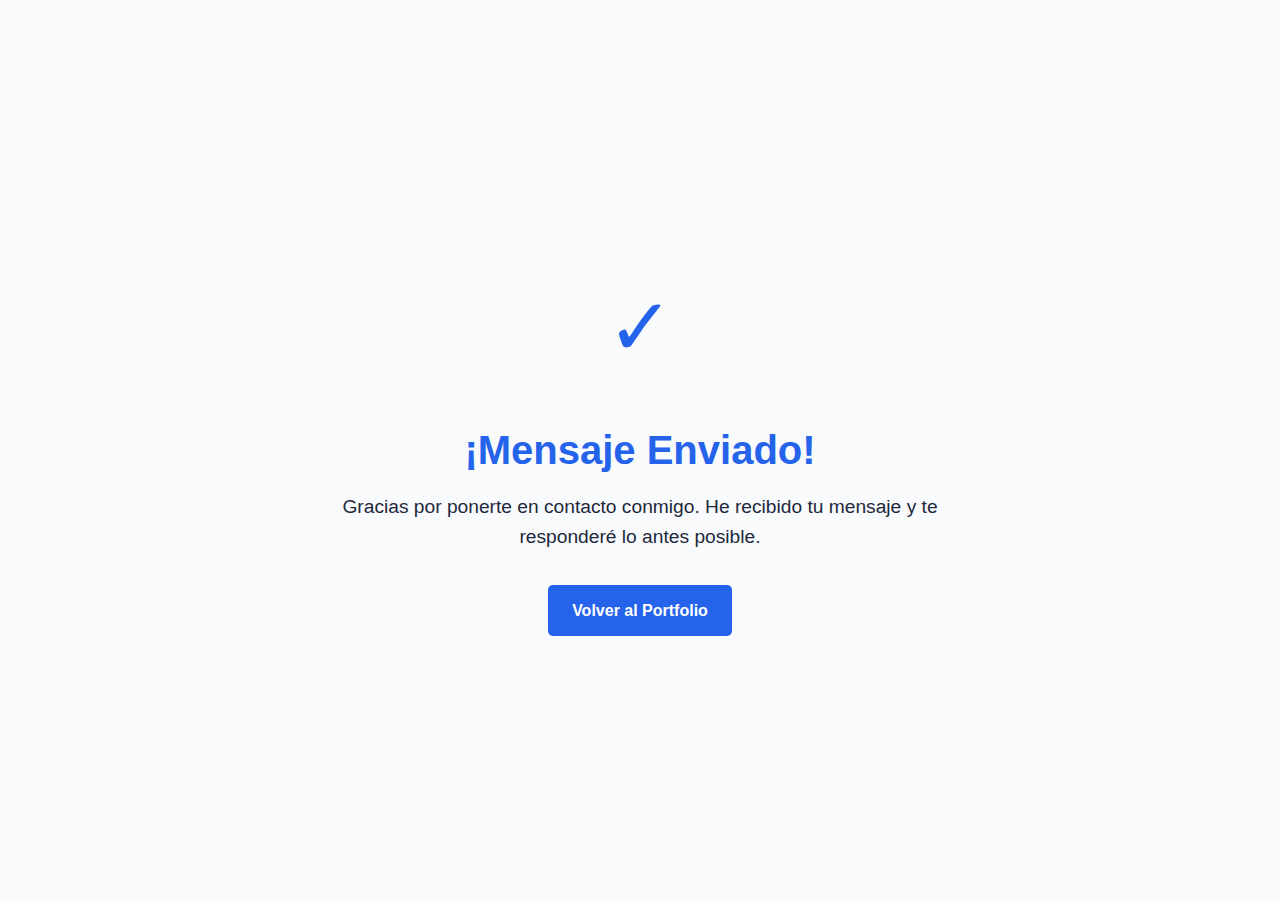
<file: thanks.html>
<!DOCTYPE html>
<html lang="es">
<head>
    <meta charset="UTF-8">
    <meta name="viewport" content="width=device-width, initial-scale=1.0">
    <title>Gracias por tu mensaje | Javier C. Castillo Hódar</title>
    <link rel="stylesheet" href="css/styles.css">
    <style>
        .thanks-container {
            min-height: 100vh;
            display: flex;
            flex-direction: column;
            justify-content: center;
            align-items: center;
            text-align: center;
            padding: 2rem;
            background-color: var(--bg-color);
            color: var(--text-color);
        }
        
        .thanks-icon {
            font-size: 5rem;
            color: var(--primary-color);
            margin-bottom: 2rem;
        }
        
        .thanks-title {
            font-size: 2.5rem;
            margin-bottom: 1rem;
            color: var(--primary-color);
        }
        
        .thanks-message {
            font-size: 1.2rem;
            max-width: 600px;
            margin-bottom: 2rem;
        }
        
        .back-btn {
            display: inline-block;
            padding: 0.8rem 1.5rem;
            background-color: var(--primary-color);
            color: white;
            text-decoration: none;
            border-radius: 5px;
            font-weight: 600;
            transition: all 0.3s ease;
        }
        
        .back-btn:hover {
            background-color: var(--secondary-color);
            transform: translateY(-3px);
            box-shadow: 0 5px 15px rgba(0, 0, 0, 0.1);
        }
    </style>
</head>
<body>
    <div class="thanks-container">
        <div class="thanks-icon">✓</div>
        <h1 class="thanks-title">¡Mensaje Enviado!</h1>
        <p class="thanks-message">Gracias por ponerte en contacto conmigo. He recibido tu mensaje y te responderé lo antes posible.</p>
        <a href="index.html" class="back-btn">Volver al Portfolio</a>
    </div>
</body>
</html>
</file>
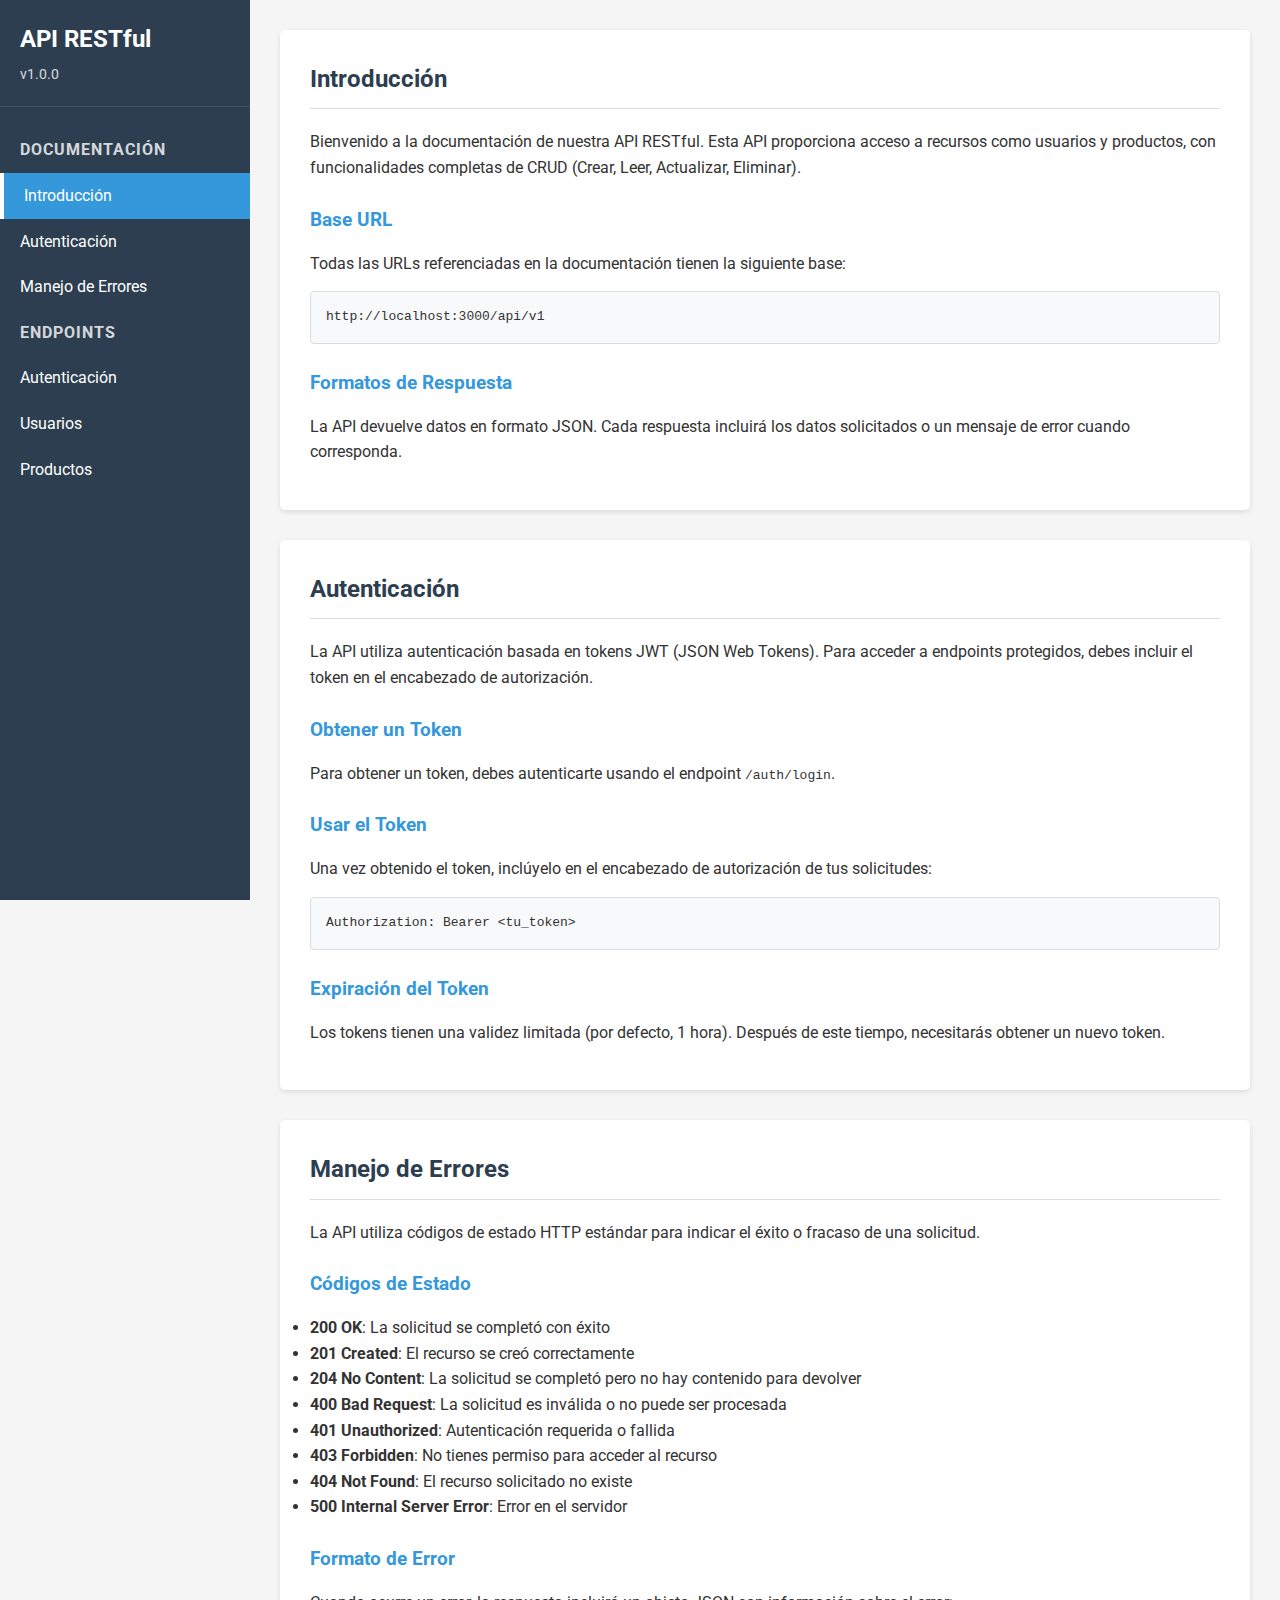
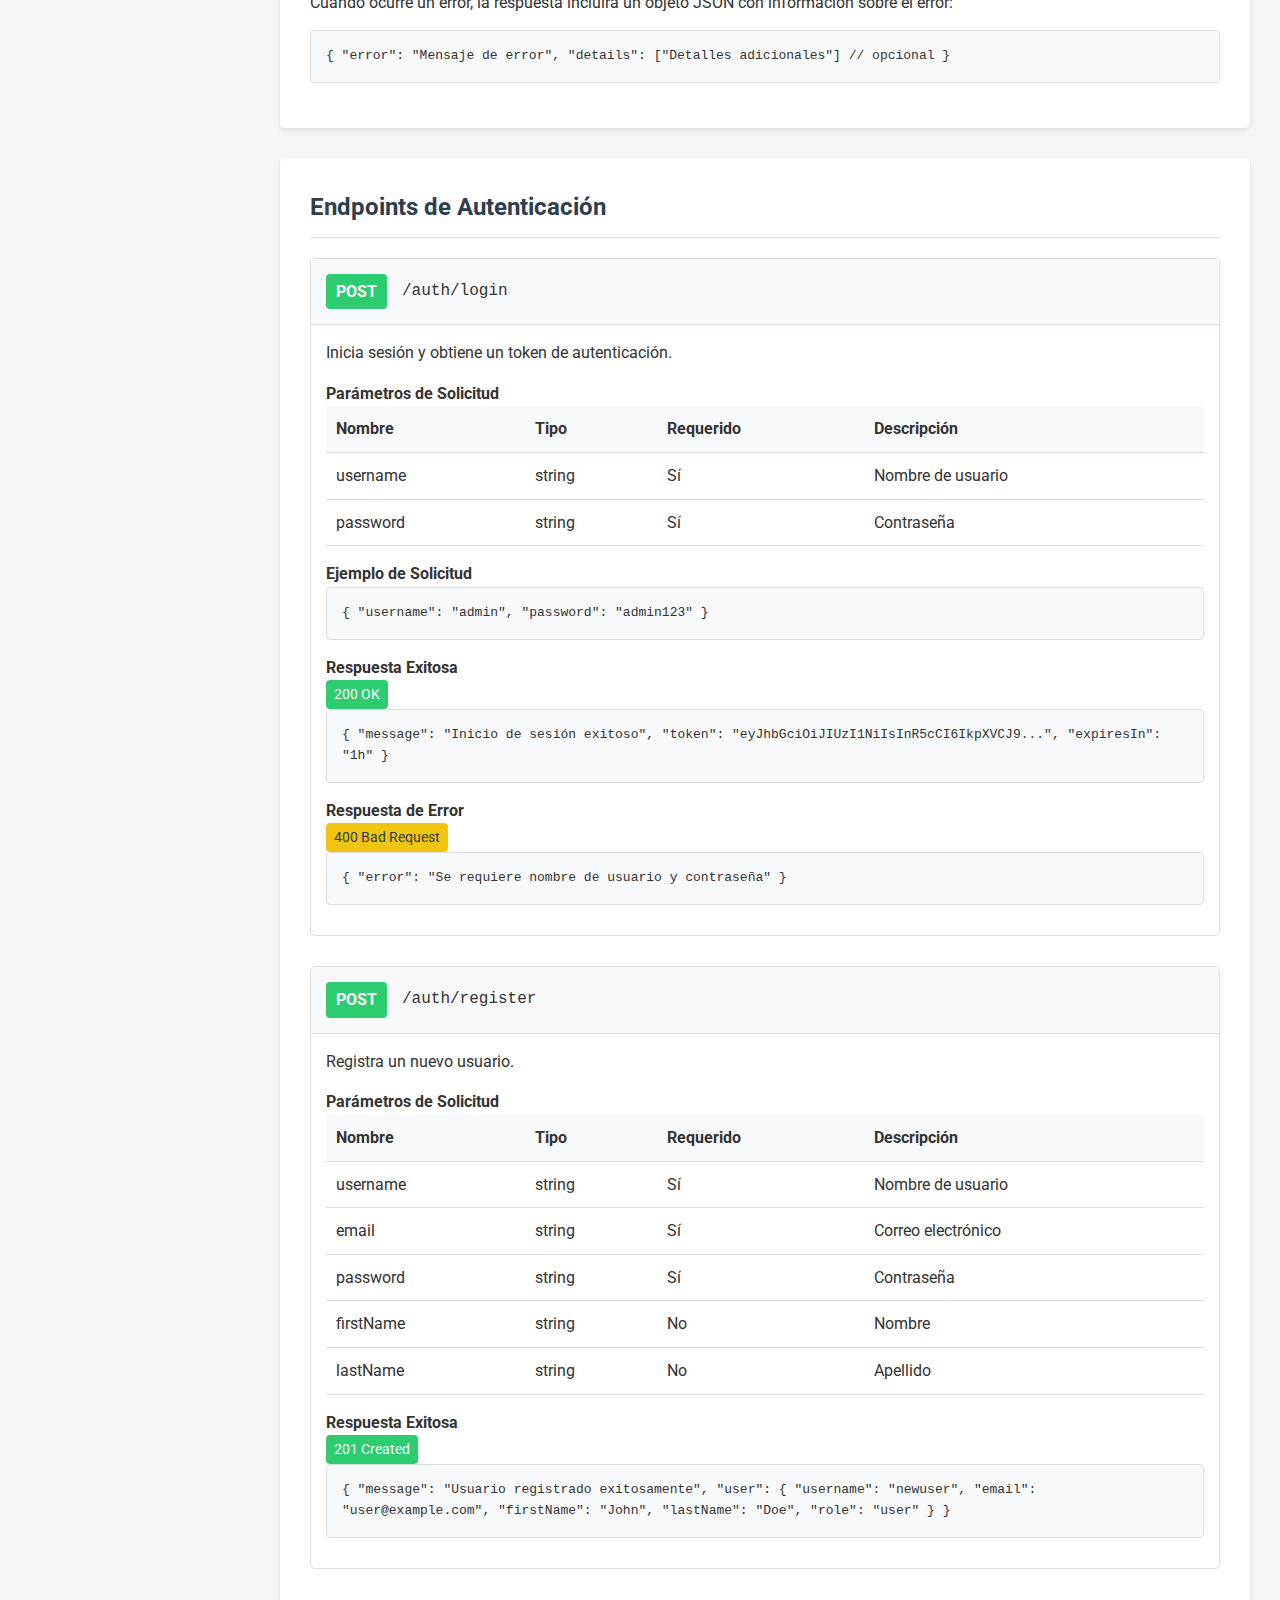
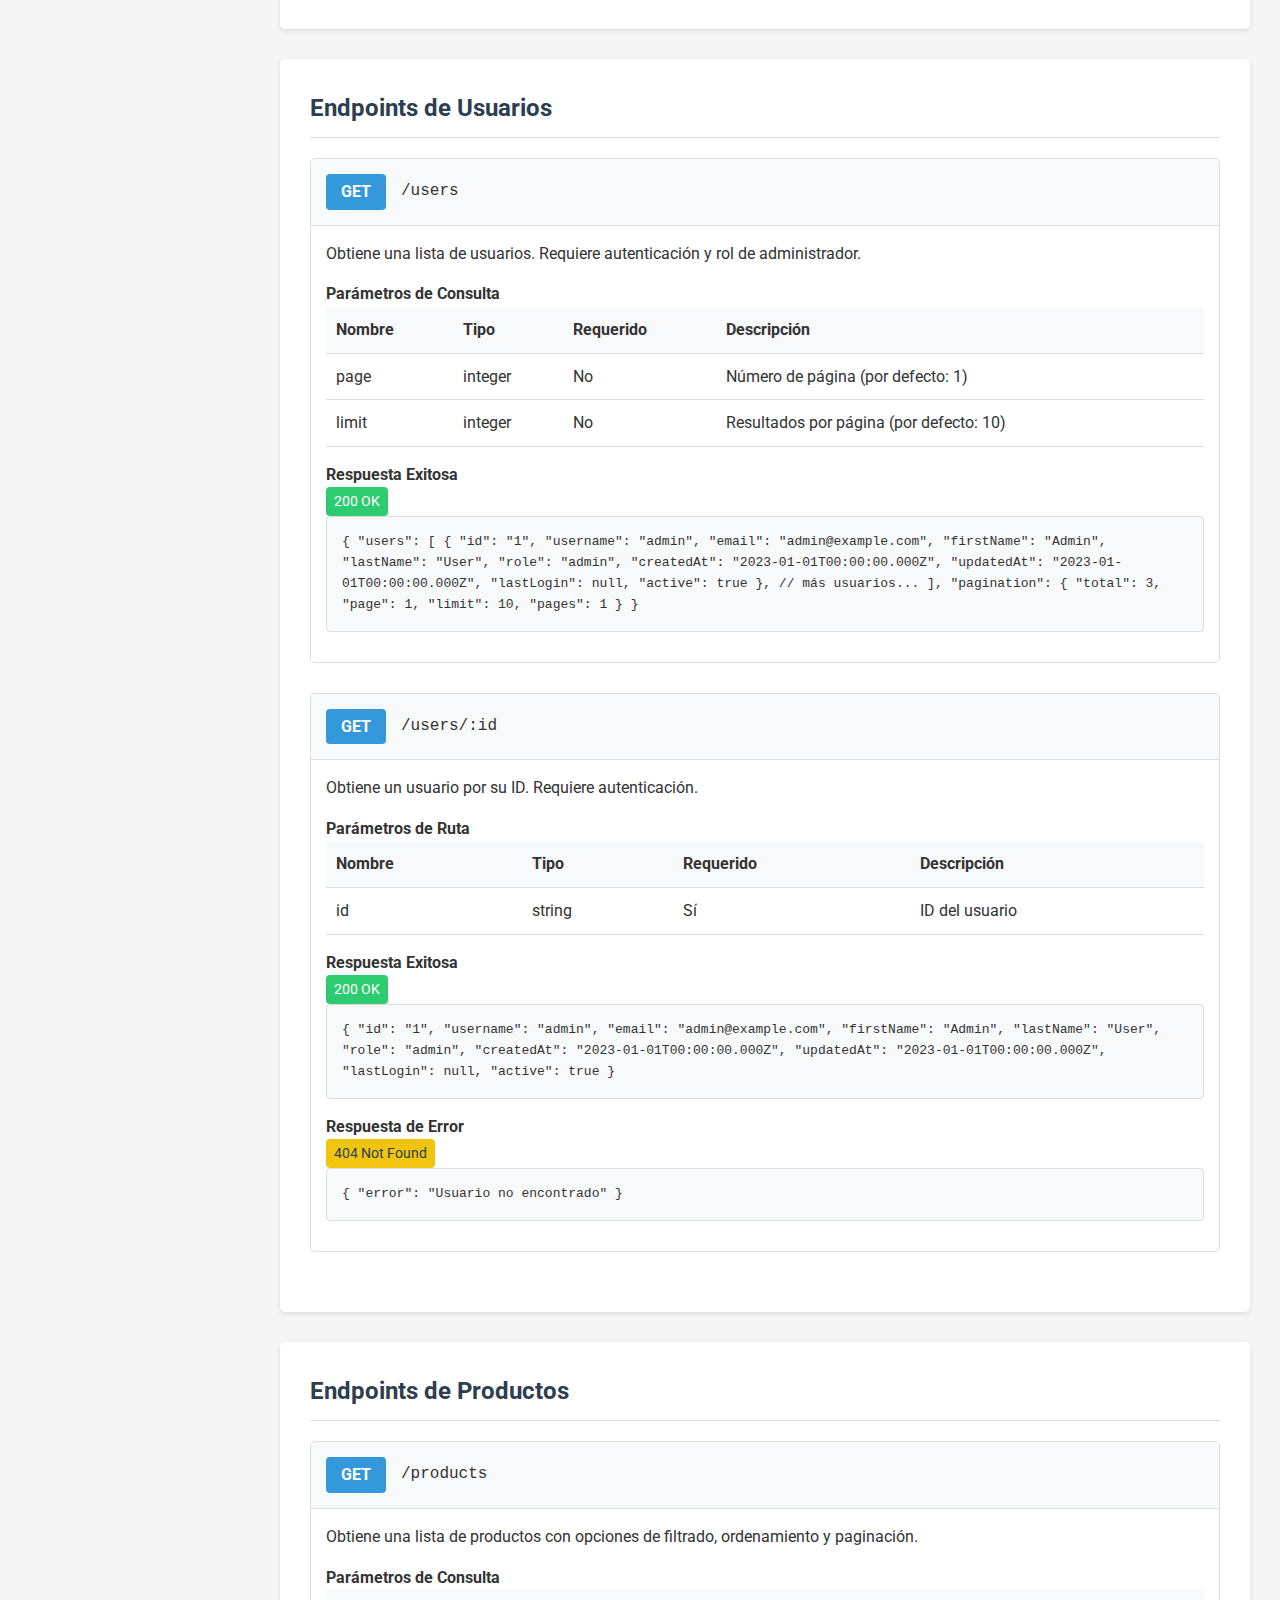
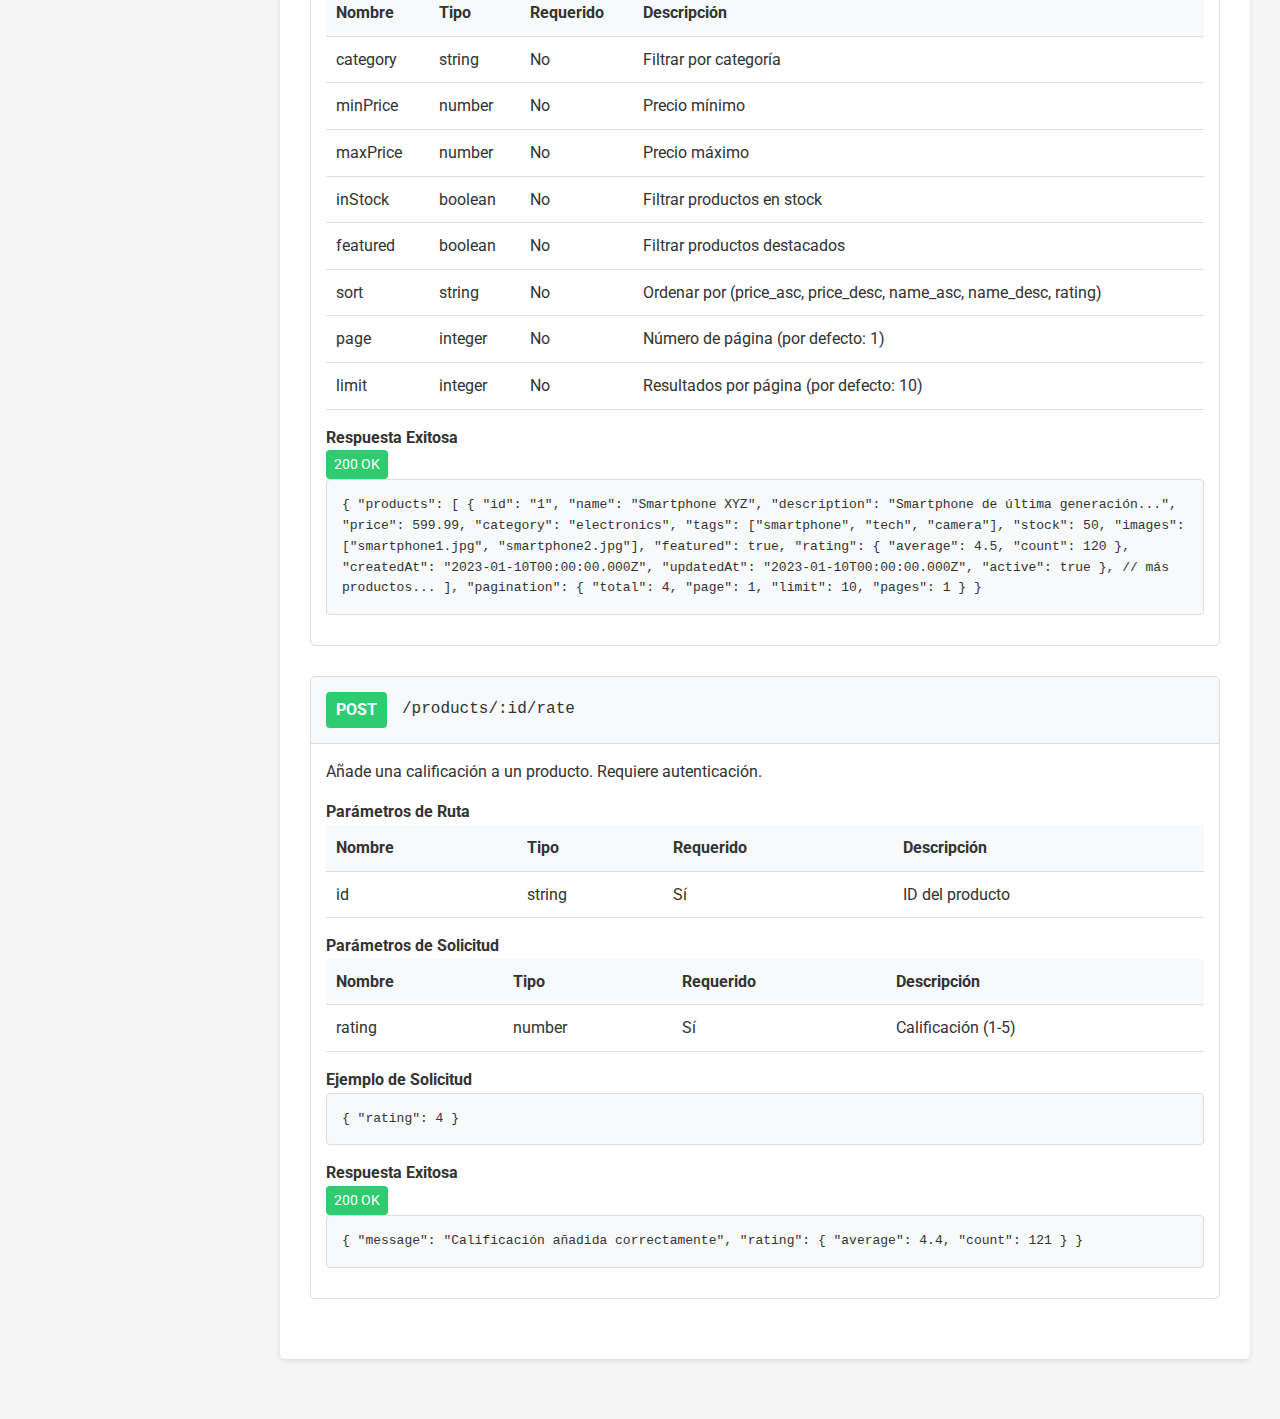
<file: projects/api-restful/docs/api-docs.html>
<!DOCTYPE html>
<html lang="es">
<head>
  <meta charset="UTF-8">
  <meta name="viewport" content="width=device-width, initial-scale=1.0">
  <title>Documentación API RESTful</title>
  <link href="https://fonts.googleapis.com/css2?family=Roboto:wght@300;400;500;700&display=swap" rel="stylesheet">
  <style>
    :root {
      --primary-color: #3498db;
      --secondary-color: #2c3e50;
      --success-color: #2ecc71;
      --warning-color: #f1c40f;
      --danger-color: #e74c3c;
      --light-color: #ecf0f1;
      --dark-color: #2c3e50;
      --code-bg: #f8f9fa;
      --border-color: #ddd;
    }
    
    * {
      margin: 0;
      padding: 0;
      box-sizing: border-box;
    }
    
    body {
      font-family: 'Roboto', sans-serif;
      line-height: 1.6;
      color: #333;
      background-color: #f5f5f5;
    }
    
    .container {
      display: flex;
      min-height: 100vh;
    }
    
    .sidebar {
      width: 250px;
      background-color: var(--secondary-color);
      color: white;
      padding: 20px 0;
      position: fixed;
      height: 100vh;
      overflow-y: auto;
    }
    
    .sidebar-header {
      padding: 0 20px 20px;
      border-bottom: 1px solid rgba(255, 255, 255, 0.1);
    }
    
    .sidebar-header h1 {
      font-size: 1.5rem;
      margin-bottom: 5px;
    }
    
    .sidebar-header p {
      font-size: 0.9rem;
      opacity: 0.8;
    }
    
    .sidebar-nav {
      margin-top: 20px;
    }
    
    .sidebar-nav h2 {
      padding: 10px 20px;
      font-size: 1rem;
      text-transform: uppercase;
      letter-spacing: 1px;
      opacity: 0.8;
    }
    
    .sidebar-nav ul {
      list-style: none;
    }
    
    .sidebar-nav li a {
      display: block;
      padding: 10px 20px;
      color: white;
      text-decoration: none;
      transition: background-color 0.3s;
    }
    
    .sidebar-nav li a:hover {
      background-color: rgba(255, 255, 255, 0.1);
    }
    
    .sidebar-nav li a.active {
      background-color: var(--primary-color);
      border-left: 4px solid white;
    }
    
    .main-content {
      flex: 1;
      padding: 30px;
      margin-left: 250px;
    }
    
    .section {
      background-color: white;
      border-radius: 5px;
      box-shadow: 0 2px 5px rgba(0, 0, 0, 0.1);
      padding: 30px;
      margin-bottom: 30px;
    }
    
    .section h2 {
      color: var(--secondary-color);
      margin-bottom: 20px;
      padding-bottom: 10px;
      border-bottom: 1px solid var(--border-color);
    }
    
    .section h3 {
      color: var(--primary-color);
      margin: 25px 0 15px;
    }
    
    .section p {
      margin-bottom: 15px;
    }
    
    .endpoint {
      margin-bottom: 30px;
      border: 1px solid var(--border-color);
      border-radius: 5px;
      overflow: hidden;
    }
    
    .endpoint-header {
      display: flex;
      align-items: center;
      padding: 15px;
      background-color: #f8f9fa;
      border-bottom: 1px solid var(--border-color);
    }
    
    .method {
      padding: 5px 10px;
      border-radius: 4px;
      color: white;
      font-weight: bold;
      margin-right: 15px;
      min-width: 60px;
      text-align: center;
    }
    
    .get { background-color: var(--primary-color); }
    .post { background-color: var(--success-color); }
    .put { background-color: var(--warning-color); }
    .delete { background-color: var(--danger-color); }
    
    .endpoint-path {
      font-family: monospace;
      font-size: 1rem;
    }
    
    .endpoint-body {
      padding: 15px;
    }
    
    .endpoint-description {
      margin-bottom: 15px;
    }
    
    .params-table {
      width: 100%;
      border-collapse: collapse;
      margin-bottom: 15px;
    }
    
    .params-table th,
    .params-table td {
      padding: 10px;
      text-align: left;
      border-bottom: 1px solid var(--border-color);
    }
    
    .params-table th {
      background-color: #f8f9fa;
    }
    
    .code-block {
      background-color: var(--code-bg);
      border: 1px solid var(--border-color);
      border-radius: 4px;
      padding: 15px;
      font-family: monospace;
      overflow-x: auto;
      margin-bottom: 15px;
    }
    
    .response-example {
      margin-top: 15px;
    }
    
    .status-code {
      display: inline-block;
      padding: 3px 8px;
      border-radius: 4px;
      font-size: 0.9rem;
      margin-right: 10px;
    }
    
    .status-200 { background-color: var(--success-color); color: white; }
    .status-201 { background-color: var(--success-color); color: white; }
    .status-204 { background-color: var(--light-color); color: var(--dark-color); }
    .status-400 { background-color: var(--warning-color); color: var(--dark-color); }
    .status-401 { background-color: var(--warning-color); color: var(--dark-color); }
    .status-403 { background-color: var(--warning-color); color: var(--dark-color); }
    .status-404 { background-color: var(--warning-color); color: var(--dark-color); }
    .status-500 { background-color: var(--danger-color); color: white; }
    
    @media (max-width: 768px) {
      .container {
        flex-direction: column;
      }
      
      .sidebar {
        width: 100%;
        height: auto;
        position: relative;
      }
      
      .main-content {
        margin-left: 0;
      }
    }
  </style>
</head>
<body>
  <div class="container">
    <aside class="sidebar">
      <div class="sidebar-header">
        <h1>API RESTful</h1>
        <p>v1.0.0</p>
      </div>
      
      <nav class="sidebar-nav">
        <h2>Documentación</h2>
        <ul>
          <li><a href="#introduccion" class="active">Introducción</a></li>
          <li><a href="#autenticacion">Autenticación</a></li>
          <li><a href="#errores">Manejo de Errores</a></li>
        </ul>
        
        <h2>Endpoints</h2>
        <ul>
          <li><a href="#auth-endpoints">Autenticación</a></li>
          <li><a href="#users-endpoints">Usuarios</a></li>
          <li><a href="#products-endpoints">Productos</a></li>
        </ul>
      </nav>
    </aside>
    
    <main class="main-content">
      <section id="introduccion" class="section">
        <h2>Introducción</h2>
        <p>Bienvenido a la documentación de nuestra API RESTful. Esta API proporciona acceso a recursos como usuarios y productos, con funcionalidades completas de CRUD (Crear, Leer, Actualizar, Eliminar).</p>
        
        <h3>Base URL</h3>
        <p>Todas las URLs referenciadas en la documentación tienen la siguiente base:</p>
        <div class="code-block">http://localhost:3000/api/v1</div>
        
        <h3>Formatos de Respuesta</h3>
        <p>La API devuelve datos en formato JSON. Cada respuesta incluirá los datos solicitados o un mensaje de error cuando corresponda.</p>
      </section>
      
      <section id="autenticacion" class="section">
        <h2>Autenticación</h2>
        <p>La API utiliza autenticación basada en tokens JWT (JSON Web Tokens). Para acceder a endpoints protegidos, debes incluir el token en el encabezado de autorización.</p>
        
        <h3>Obtener un Token</h3>
        <p>Para obtener un token, debes autenticarte usando el endpoint <code>/auth/login</code>.</p>
        
        <h3>Usar el Token</h3>
        <p>Una vez obtenido el token, inclúyelo en el encabezado de autorización de tus solicitudes:</p>
        <div class="code-block">Authorization: Bearer &lt;tu_token&gt;</div>
        
        <h3>Expiración del Token</h3>
        <p>Los tokens tienen una validez limitada (por defecto, 1 hora). Después de este tiempo, necesitarás obtener un nuevo token.</p>
      </section>
      
      <section id="errores" class="section">
        <h2>Manejo de Errores</h2>
        <p>La API utiliza códigos de estado HTTP estándar para indicar el éxito o fracaso de una solicitud.</p>
        
        <h3>Códigos de Estado</h3>
        <ul>
          <li><strong>200 OK</strong>: La solicitud se completó con éxito</li>
          <li><strong>201 Created</strong>: El recurso se creó correctamente</li>
          <li><strong>204 No Content</strong>: La solicitud se completó pero no hay contenido para devolver</li>
          <li><strong>400 Bad Request</strong>: La solicitud es inválida o no puede ser procesada</li>
          <li><strong>401 Unauthorized</strong>: Autenticación requerida o fallida</li>
          <li><strong>403 Forbidden</strong>: No tienes permiso para acceder al recurso</li>
          <li><strong>404 Not Found</strong>: El recurso solicitado no existe</li>
          <li><strong>500 Internal Server Error</strong>: Error en el servidor</li>
        </ul>
        
        <h3>Formato de Error</h3>
        <p>Cuando ocurre un error, la respuesta incluirá un objeto JSON con información sobre el error:</p>
        <div class="code-block">{
  "error": "Mensaje de error",
  "details": ["Detalles adicionales"] // opcional
}</div>
      </section>
      
      <section id="auth-endpoints" class="section">
        <h2>Endpoints de Autenticación</h2>
        
        <div class="endpoint">
          <div class="endpoint-header">
            <span class="method post">POST</span>
            <span class="endpoint-path">/auth/login</span>
          </div>
          <div class="endpoint-body">
            <div class="endpoint-description">
              <p>Inicia sesión y obtiene un token de autenticación.</p>
            </div>
            
            <h4>Parámetros de Solicitud</h4>
            <table class="params-table">
              <thead>
                <tr>
                  <th>Nombre</th>
                  <th>Tipo</th>
                  <th>Requerido</th>
                  <th>Descripción</th>
                </tr>
              </thead>
              <tbody>
                <tr>
                  <td>username</td>
                  <td>string</td>
                  <td>Sí</td>
                  <td>Nombre de usuario</td>
                </tr>
                <tr>
                  <td>password</td>
                  <td>string</td>
                  <td>Sí</td>
                  <td>Contraseña</td>
                </tr>
              </tbody>
            </table>
            
            <h4>Ejemplo de Solicitud</h4>
            <div class="code-block">{
  "username": "admin",
  "password": "admin123"
}</div>
            
            <div class="response-example">
              <h4>Respuesta Exitosa</h4>
              <span class="status-code status-200">200 OK</span>
              <div class="code-block">{
  "message": "Inicio de sesión exitoso",
  "token": "eyJhbGciOiJIUzI1NiIsInR5cCI6IkpXVCJ9...",
  "expiresIn": "1h"
}</div>
            </div>
            
            <div class="response-example">
              <h4>Respuesta de Error</h4>
              <span class="status-code status-400">400 Bad Request</span>
              <div class="code-block">{
  "error": "Se requiere nombre de usuario y contraseña"
}</div>
            </div>
          </div>
        </div>
        
        <div class="endpoint">
          <div class="endpoint-header">
            <span class="method post">POST</span>
            <span class="endpoint-path">/auth/register</span>
          </div>
          <div class="endpoint-body">
            <div class="endpoint-description">
              <p>Registra un nuevo usuario.</p>
            </div>
            
            <h4>Parámetros de Solicitud</h4>
            <table class="params-table">
              <thead>
                <tr>
                  <th>Nombre</th>
                  <th>Tipo</th>
                  <th>Requerido</th>
                  <th>Descripción</th>
                </tr>
              </thead>
              <tbody>
                <tr>
                  <td>username</td>
                  <td>string</td>
                  <td>Sí</td>
                  <td>Nombre de usuario</td>
                </tr>
                <tr>
                  <td>email</td>
                  <td>string</td>
                  <td>Sí</td>
                  <td>Correo electrónico</td>
                </tr>
                <tr>
                  <td>password</td>
                  <td>string</td>
                  <td>Sí</td>
                  <td>Contraseña</td>
                </tr>
                <tr>
                  <td>firstName</td>
                  <td>string</td>
                  <td>No</td>
                  <td>Nombre</td>
                </tr>
                <tr>
                  <td>lastName</td>
                  <td>string</td>
                  <td>No</td>
                  <td>Apellido</td>
                </tr>
              </tbody>
            </table>
            
            <div class="response-example">
              <h4>Respuesta Exitosa</h4>
              <span class="status-code status-201">201 Created</span>
              <div class="code-block">{
  "message": "Usuario registrado exitosamente",
  "user": {
    "username": "newuser",
    "email": "user@example.com",
    "firstName": "John",
    "lastName": "Doe",
    "role": "user"
  }
}</div>
            </div>
          </div>
        </div>
      </section>
      
      <section id="users-endpoints" class="section">
        <h2>Endpoints de Usuarios</h2>
        
        <div class="endpoint">
          <div class="endpoint-header">
            <span class="method get">GET</span>
            <span class="endpoint-path">/users</span>
          </div>
          <div class="endpoint-body">
            <div class="endpoint-description">
              <p>Obtiene una lista de usuarios. Requiere autenticación y rol de administrador.</p>
            </div>
            
            <h4>Parámetros de Consulta</h4>
            <table class="params-table">
              <thead>
                <tr>
                  <th>Nombre</th>
                  <th>Tipo</th>
                  <th>Requerido</th>
                  <th>Descripción</th>
                </tr>
              </thead>
              <tbody>
                <tr>
                  <td>page</td>
                  <td>integer</td>
                  <td>No</td>
                  <td>Número de página (por defecto: 1)</td>
                </tr>
                <tr>
                  <td>limit</td>
                  <td>integer</td>
                  <td>No</td>
                  <td>Resultados por página (por defecto: 10)</td>
                </tr>
              </tbody>
            </table>
            
            <div class="response-example">
              <h4>Respuesta Exitosa</h4>
              <span class="status-code status-200">200 OK</span>
              <div class="code-block">{
  "users": [
    {
      "id": "1",
      "username": "admin",
      "email": "admin@example.com",
      "firstName": "Admin",
      "lastName": "User",
      "role": "admin",
      "createdAt": "2023-01-01T00:00:00.000Z",
      "updatedAt": "2023-01-01T00:00:00.000Z",
      "lastLogin": null,
      "active": true
    },
    // más usuarios...
  ],
  "pagination": {
    "total": 3,
    "page": 1,
    "limit": 10,
    "pages": 1
  }
}</div>
            </div>
          </div>
        </div>
        
        <div class="endpoint">
          <div class="endpoint-header">
            <span class="method get">GET</span>
            <span class="endpoint-path">/users/:id</span>
          </div>
          <div class="endpoint-body">
            <div class="endpoint-description">
              <p>Obtiene un usuario por su ID. Requiere autenticación.</p>
            </div>
            
            <h4>Parámetros de Ruta</h4>
            <table class="params-table">
              <thead>
                <tr>
                  <th>Nombre</th>
                  <th>Tipo</th>
                  <th>Requerido</th>
                  <th>Descripción</th>
                </tr>
              </thead>
              <tbody>
                <tr>
                  <td>id</td>
                  <td>string</td>
                  <td>Sí</td>
                  <td>ID del usuario</td>
                </tr>
              </tbody>
            </table>
            
            <div class="response-example">
              <h4>Respuesta Exitosa</h4>
              <span class="status-code status-200">200 OK</span>
              <div class="code-block">{
  "id": "1",
  "username": "admin",
  "email": "admin@example.com",
  "firstName": "Admin",
  "lastName": "User",
  "role": "admin",
  "createdAt": "2023-01-01T00:00:00.000Z",
  "updatedAt": "2023-01-01T00:00:00.000Z",
  "lastLogin": null,
  "active": true
}</div>
            </div>
            
            <div class="response-example">
              <h4>Respuesta de Error</h4>
              <span class="status-code status-404">404 Not Found</span>
              <div class="code-block">{
  "error": "Usuario no encontrado"
}</div>
            </div>
          </div>
        </div>
      </section>
      
      <section id="products-endpoints" class="section">
        <h2>Endpoints de Productos</h2>
        
        <div class="endpoint">
          <div class="endpoint-header">
            <span class="method get">GET</span>
            <span class="endpoint-path">/products</span>
          </div>
          <div class="endpoint-body">
            <div class="endpoint-description">
              <p>Obtiene una lista de productos con opciones de filtrado, ordenamiento y paginación.</p>
            </div>
            
            <h4>Parámetros de Consulta</h4>
            <table class="params-table">
              <thead>
                <tr>
                  <th>Nombre</th>
                  <th>Tipo</th>
                  <th>Requerido</th>
                  <th>Descripción</th>
                </tr>
              </thead>
              <tbody>
                <tr>
                  <td>category</td>
                  <td>string</td>
                  <td>No</td>
                  <td>Filtrar por categoría</td>
                </tr>
                <tr>
                  <td>minPrice</td>
                  <td>number</td>
                  <td>No</td>
                  <td>Precio mínimo</td>
                </tr>
                <tr>
                  <td>maxPrice</td>
                  <td>number</td>
                  <td>No</td>
                  <td>Precio máximo</td>
                </tr>
                <tr>
                  <td>inStock</td>
                  <td>boolean</td>
                  <td>No</td>
                  <td>Filtrar productos en stock</td>
                </tr>
                <tr>
                  <td>featured</td>
                  <td>boolean</td>
                  <td>No</td>
                  <td>Filtrar productos destacados</td>
                </tr>
                <tr>
                  <td>sort</td>
                  <td>string</td>
                  <td>No</td>
                  <td>Ordenar por (price_asc, price_desc, name_asc, name_desc, rating)</td>
                </tr>
                <tr>
                  <td>page</td>
                  <td>integer</td>
                  <td>No</td>
                  <td>Número de página (por defecto: 1)</td>
                </tr>
                <tr>
                  <td>limit</td>
                  <td>integer</td>
                  <td>No</td>
                  <td>Resultados por página (por defecto: 10)</td>
                </tr>
              </tbody>
            </table>
            
            <div class="response-example">
              <h4>Respuesta Exitosa</h4>
              <span class="status-code status-200">200 OK</span>
              <div class="code-block">{
  "products": [
    {
      "id": "1",
      "name": "Smartphone XYZ",
      "description": "Smartphone de última generación...",
      "price": 599.99,
      "category": "electronics",
      "tags": ["smartphone", "tech", "camera"],
      "stock": 50,
      "images": ["smartphone1.jpg", "smartphone2.jpg"],
      "featured": true,
      "rating": { "average": 4.5, "count": 120 },
      "createdAt": "2023-01-10T00:00:00.000Z",
      "updatedAt": "2023-01-10T00:00:00.000Z",
      "active": true
    },
    // más productos...
  ],
  "pagination": {
    "total": 4,
    "page": 1,
    "limit": 10,
    "pages": 1
  }
}</div>
            </div>
          </div>
        </div>
        
        <div class="endpoint">
          <div class="endpoint-header">
            <span class="method post">POST</span>
            <span class="endpoint-path">/products/:id/rate</span>
          </div>
          <div class="endpoint-body">
            <div class="endpoint-description">
              <p>Añade una calificación a un producto. Requiere autenticación.</p>
            </div>
            
            <h4>Parámetros de Ruta</h4>
            <table class="params-table">
              <thead>
                <tr>
                  <th>Nombre</th>
                  <th>Tipo</th>
                  <th>Requerido</th>
                  <th>Descripción</th>
                </tr>
              </thead>
              <tbody>
                <tr>
                  <td>id</td>
                  <td>string</td>
                  <td>Sí</td>
                  <td>ID del producto</td>
                </tr>
              </tbody>
            </table>
            
            <h4>Parámetros de Solicitud</h4>
            <table class="params-table">
              <thead>
                <tr>
                  <th>Nombre</th>
                  <th>Tipo</th>
                  <th>Requerido</th>
                  <th>Descripción</th>
                </tr>
              </thead>
              <tbody>
                <tr>
                  <td>rating</td>
                  <td>number</td>
                  <td>Sí</td>
                  <td>Calificación (1-5)</td>
                </tr>
              </tbody>
            </table>
            
            <h4>Ejemplo de Solicitud</h4>
            <div class="code-block">{
  "rating": 4
}</div>
            
            <div class="response-example">
              <h4>Respuesta Exitosa</h4>
              <span class="status-code status-200">200 OK</span>
              <div class="code-block">{
  "message": "Calificación añadida correctamente",
  "rating": {
    "average": 4.4,
    "count": 121
  }
}</div>
            </div>
          </div>
        </div>
      </section>
    </main>
  </div>
  
  <script>
    // Script para manejar la navegación en la barra lateral
    document.addEventListener('DOMContentLoaded', function() {
      const navLinks = document.querySelectorAll('.sidebar-nav a');
      
      navLinks.forEach(link => {
        link.addEventListener('click', function(e) {
          // Eliminar clase active de todos los enlaces
          navLinks.forEach(l => l.classList.remove('active'));
          
          // Añadir clase active al enlace clickeado
          this.classList.add('active');
        });
      });
    });
  </script>
</body>
</html>
</file>
<file: css/styles.css>
/* Variables globales */
:root {
    --primary-color: #2563eb;
    --secondary-color: #4f46e5;
    --dark-color: #1e293b;
    --light-color: #f8fafc;
    --gray-color: #94a3b8;
    --success-color: #10b981;
    --danger-color: #ef4444;
    --box-shadow: 0 5px 15px rgba(0, 0, 0, 0.1);
    --transition: all 0.3s ease;
    --progress-height: 5px;
}

/* Reset y estilos base */
* {
    margin: 0;
    padding: 0;
    box-sizing: border-box;
}

html {
    scroll-behavior: smooth;
}

body {
    font-family: 'Segoe UI', Tahoma, Geneva, Verdana, sans-serif;
    line-height: 1.6;
    color: var(--dark-color);
    background-color: var(--light-color);
}

a {
    text-decoration: none;
    color: var(--dark-color);
}

ul {
    list-style: none;
}

img {
    max-width: 100%;
    height: auto;
    display: block;
}

.container {
    max-width: 1200px;
    margin: 0 auto;
    padding: 0 20px;
}

section {
    padding: 80px 0;
}

h1, h2, h3, h4 {
    line-height: 1.3;
}

h2 {
    font-size: 2.5rem;
    margin-bottom: 50px;
    text-align: center;
    position: relative;
}

h2::after {
    content: '';
    position: absolute;
    bottom: -15px;
    left: 50%;
    transform: translateX(-50%);
    width: 80px;
    height: 4px;
    background-color: var(--primary-color);
    border-radius: 2px;
}

.btn {
    display: inline-block;
    background-color: var(--primary-color);
    color: white;
    padding: 12px 25px;
    border: none;
    border-radius: 5px;
    cursor: pointer;
    transition: var(--transition);
    font-weight: 600;
    text-align: center;
}

.btn:hover {
    background-color: var(--secondary-color);
    transform: translateY(-3px);
    box-shadow: var(--box-shadow);
}

.btn-secondary {
    background-color: transparent;
    border: 2px solid var(--primary-color);
    color: var(--primary-color);
}

.btn-secondary:hover {
    background-color: var(--primary-color);
    color: white;
}

/* Header y Navegación */
header {
    position: fixed;
    top: 0;
    left: 0;
    width: 100%;
    background-color: rgba(255, 255, 255, 0.95);
    box-shadow: 0 2px 10px rgba(0, 0, 0, 0.1);
    z-index: 1000;
    transition: var(--transition);
}

header.scrolled {
    padding: 10px 0;
    background-color: white;
}

nav {
    display: flex;
    justify-content: space-between;
    align-items: center;
    padding: 20px;
    max-width: 1200px;
    margin: 0 auto;
}

.logo {
    font-size: 1.8rem;
    font-weight: 700;
    color: var(--primary-color);
}

.nav-links {
    display: flex;
    gap: 30px;
}

.nav-links a {
    font-weight: 500;
    transition: var(--transition);
    position: relative;
}

.nav-links a:hover {
    color: var(--primary-color);
}

.nav-links a::after {
    content: '';
    position: absolute;
    bottom: -5px;
    left: 0;
    width: 0;
    height: 2px;
    background-color: var(--primary-color);
    transition: var(--transition);
}

.nav-links a:hover::after {
    width: 100%;
}

.burger {
    display: none;
    cursor: pointer;
}

.burger div {
    width: 25px;
    height: 3px;
    background-color: var(--dark-color);
    margin: 5px;
    transition: var(--transition);
}

/* Sección Hero */
.hero {
    height: 100vh;
    display: flex;
    align-items: center;
    justify-content: center;
    text-align: center;
    background: linear-gradient(to right, #8e2de2, #4a00e0);
    background-size: cover;
    background-position: center;
    color: white;
    padding: 0;
    position: relative;
    overflow: hidden;
}

.hero::before {
    content: '';
    position: absolute;
    top: 0;
    left: 0;
    width: 100%;
    height: 100%;
    background: url('data:image/svg+xml;utf8,<svg xmlns="http://www.w3.org/2000/svg" viewBox="0 0 1440 320"><path fill="%23ffffff" fill-opacity="0.05" d="M0,192L48,197.3C96,203,192,213,288,229.3C384,245,480,267,576,250.7C672,235,768,181,864,181.3C960,181,1056,235,1152,234.7C1248,235,1344,181,1392,154.7L1440,128L1440,320L1392,320C1344,320,1248,320,1152,320C1056,320,960,320,864,320C768,320,672,320,576,320C480,320,384,320,288,320C192,320,96,320,48,320L0,320Z"></path></svg>');
    background-size: cover;
    background-position: center;
    z-index: 1;
    opacity: 0.8;
}

/* Formas decorativas */
.hero-shapes {
    position: absolute;
    top: 0;
    left: 0;
    width: 100%;
    height: 100%;
    overflow: hidden;
    z-index: 1;
}

.shape {
    position: absolute;
    background-color: rgba(255, 255, 255, 0.1);
    border-radius: 50%;
    backdrop-filter: blur(5px);
}

.shape-1 {
    width: 300px;
    height: 300px;
    top: -150px;
    left: -150px;
    animation: float 15s infinite alternate ease-in-out;
    background: linear-gradient(45deg, rgba(255, 255, 255, 0.1), rgba(255, 255, 255, 0.05));
    border: 1px solid rgba(255, 255, 255, 0.1);
}

.shape-2 {
    width: 200px;
    height: 200px;
    top: 60%;
    right: -100px;
    animation: float 20s infinite alternate-reverse ease-in-out;
    background: linear-gradient(135deg, rgba(255, 255, 255, 0.1), rgba(255, 255, 255, 0.05));
    border: 1px solid rgba(255, 255, 255, 0.1);
}

.shape-3 {
    width: 150px;
    height: 150px;
    bottom: 10%;
    left: 15%;
    animation: float 25s infinite alternate ease-in-out;
    background: linear-gradient(225deg, rgba(255, 255, 255, 0.1), rgba(255, 255, 255, 0.05));
    border: 1px solid rgba(255, 255, 255, 0.1);
}

.shape-4 {
    width: 80px;
    height: 80px;
    top: 20%;
    right: 20%;
    animation: float 18s infinite alternate-reverse ease-in-out;
    background: linear-gradient(315deg, rgba(255, 255, 255, 0.1), rgba(255, 255, 255, 0.05));
    border: 1px solid rgba(255, 255, 255, 0.1);
}

@keyframes float {
    0% {
        transform: translate(0, 0) rotate(0deg) scale(1);
    }
    50% {
        transform: translate(30px, 30px) rotate(5deg) scale(1.05);
    }
    100% {
        transform: translate(-30px, 15px) rotate(-5deg) scale(0.95);
    }
}

.shape-5 {
    width: 120px;
    height: 120px;
    top: 40%;
    left: 25%;
    animation: float 22s infinite alternate ease-in-out;
    background: linear-gradient(90deg, rgba(255, 255, 255, 0.1), rgba(255, 255, 255, 0.05));
    border: 1px solid rgba(255, 255, 255, 0.1);
    border-radius: 30% 70% 70% 30% / 30% 30% 70% 70%;
}

.shape-6 {
    width: 180px;
    height: 180px;
    bottom: 30%;
    right: 10%;
    animation: float 28s infinite alternate-reverse ease-in-out;
    background: linear-gradient(180deg, rgba(255, 255, 255, 0.1), rgba(255, 255, 255, 0.05));
    border: 1px solid rgba(255, 255, 255, 0.1);
    border-radius: 60% 40% 30% 70% / 60% 30% 70% 40%;
}

.particles {
    position: absolute;
    top: 0;
    left: 0;
    width: 100%;
    height: 100%;
    background-image: 
        radial-gradient(circle at 25% 25%, rgba(255, 255, 255, 0.2) 1px, transparent 1px),
        radial-gradient(circle at 75% 75%, rgba(255, 255, 255, 0.2) 1px, transparent 1px),
        radial-gradient(circle at 50% 50%, rgba(255, 255, 255, 0.2) 1px, transparent 1px),
        radial-gradient(circle at 15% 85%, rgba(255, 255, 255, 0.2) 1px, transparent 1px),
        radial-gradient(circle at 85% 15%, rgba(255, 255, 255, 0.2) 1px, transparent 1px);
    background-size: 100px 100px, 120px 120px, 80px 80px, 150px 150px, 90px 90px;
    animation: particleMove 60s linear infinite;
}

@keyframes particleMove {
    0% {
        background-position: 0 0, 0 0, 0 0, 0 0, 0 0;
    }
    100% {
        background-position: 1000px 1000px, -1000px 1000px, 500px -500px, -500px -500px, 1000px -1000px;
    }
}

.hero-content {
    max-width: 800px;
    padding: 0 20px;
    position: relative;
    z-index: 2;
}

.hero-subtitle {
    display: inline-block;
    font-size: 1.2rem;
    text-transform: uppercase;
    letter-spacing: 3px;
    font-weight: 600;
    background-color: rgba(255, 255, 255, 0.1);
    padding: 8px 16px;
    border-radius: 30px;
    margin-bottom: 20px;
    animation: fadeInDown 0.8s ease;
}

.hero h1 {
    font-size: 4.5rem;
    margin-bottom: 20px;
    animation: fadeInDown 1s ease;
    text-shadow: 0 2px 10px rgba(0, 0, 0, 0.3);
}

.hero p {
    font-size: 1.3rem;
    margin-bottom: 30px;
    animation: fadeInUp 1s ease;
    max-width: 600px;
    margin-left: auto;
    margin-right: auto;
}

.hero-buttons {
    display: flex;
    justify-content: center;
    gap: 20px;
    animation: fadeIn 1.5s ease;
}

.hero .btn {
    padding: 14px 30px;
    font-size: 1.1rem;
    border-radius: 30px;
    box-shadow: 0 4px 15px rgba(0, 0, 0, 0.2);
}

.btn-outline {
    background-color: transparent;
    border: 2px solid white;
    color: white;
}

.btn-outline:hover {
    background-color: white;
    color: var(--primary-color);
}



/* Sección Sobre Mí */
.about-content {
    display: grid;
    grid-template-columns: 1fr;
    gap: 30px;
    align-items: center;
    max-width: 800px;
    margin: 0 auto;
}

.about-img {
    position: relative;
    border-radius: 10px;
    overflow: hidden;
    box-shadow: var(--box-shadow);
    width: 100%;
    max-width: 400px;
    height: auto;
    margin: 0 auto;
}

.about-img img {
    width: 100%;
    height: auto;
    display: block;
    object-fit: cover;
}

.about-img img {
    width: 100%;
    height: auto;
    display: block;
    object-fit: cover;
    aspect-ratio: 1/1;
    border-radius: 10px;
}

.about-img::before {
    content: '';
    position: absolute;
    top: -15px;
    left: -15px;
    width: 100%;
    height: 100%;
    border: 5px solid var(--primary-color);
    border-radius: 10px;
    z-index: -1;
}

.about-text p {
    margin-bottom: 20px;
    font-size: 1.1rem;
}

.about-buttons {
    display: flex;
    gap: 15px;
    margin-top: 30px;
}

/* Sección Proyectos */
.filter-buttons {
    display: flex;
    justify-content: center;
    flex-wrap: wrap;
    gap: 15px;
    margin-bottom: 40px;
}

.filter-btn {
    background-color: transparent;
    border: 2px solid var(--primary-color);
    color: var(--dark-color);
    padding: 8px 20px;
    border-radius: 30px;
    cursor: pointer;
    transition: var(--transition);
    font-weight: 500;
}

.filter-btn:hover, .filter-btn.active {
    background-color: var(--primary-color);
    color: white;
}

.projects-grid {
    display: grid;
    grid-template-columns: repeat(auto-fill, minmax(350px, 1fr));
    gap: 30px;
}

.project-card {
    background-color: white;
    border-radius: 10px;
    overflow: hidden;
    box-shadow: var(--box-shadow);
    transition: var(--transition);
}

.project-card:hover {
    transform: translateY(-10px);
    box-shadow: 0 15px 30px rgba(0, 0, 0, 0.15);
}

.project-img {
    height: 200px;
    overflow: hidden;
}

.project-img img {
    width: 100%;
    height: 100%;
    object-fit: cover;
    transition: var(--transition);
}

.project-card:hover .project-img img {
    transform: scale(1.1);
}

.project-info {
    padding: 20px;
}

.project-info h3 {
    margin-bottom: 10px;
    font-size: 1.3rem;
}

.project-info p {
    color: var(--gray-color);
    margin-bottom: 15px;
}

.project-tags {
    display: flex;
    flex-wrap: wrap;
    gap: 8px;
    margin-bottom: 15px;
}

.project-tags span {
    background-color: rgba(37, 99, 235, 0.1);
    color: var(--primary-color);
    padding: 5px 10px;
    border-radius: 20px;
    font-size: 0.8rem;
    font-weight: 500;
}

.project-links {
    display: flex;
    gap: 15px;
}

.project-links a {
    color: var(--dark-color);
    font-size: 1.2rem;
    transition: var(--transition);
}

.project-links a:hover {
    color: var(--primary-color);
}

.project-links a.disabled {
    color: var(--gray-color);
    cursor: not-allowed;
    pointer-events: none;
}

/* La sección de estilos para Análisis de Datos App ha sido eliminada ya que ahora se abre en una ventana separada */

/* Indicador de progreso de scroll */
.scroll-progress {
    position: fixed;
    top: 0;
    left: 0;
    width: 0;
    height: var(--progress-height);
    background: linear-gradient(to right, var(--primary-color), var(--secondary-color));
    z-index: 9999;
    transition: width 0.1s ease;
}

/* Animaciones de carga para imágenes */
.lazy-load {
    opacity: 0;
    transform: translateY(20px);
    transition: opacity 0.5s ease, transform 0.5s ease;
}

.lazy-load.loaded {
    opacity: 1;
    transform: translateY(0);
}

/* Estilos para validación de formulario */
.form-group {
    position: relative;
    margin-bottom: 20px;
}

.form-group input:focus,
.form-group textarea:focus {
    border-color: var(--primary-color);
    box-shadow: 0 0 0 2px rgba(37, 99, 235, 0.2);
}

.form-group input:invalid,
.form-group textarea:invalid {
    border-color: var(--danger-color);
}

.form-group .error-message {
    color: var(--danger-color);
    font-size: 0.85rem;
    margin-top: 5px;
    display: none;
}

.form-group.error .error-message {
    display: block;
}

.form-success {
    background-color: rgba(16, 185, 129, 0.1);
    border: 1px solid var(--success-color);
    color: var(--success-color);
    padding: 15px;
    border-radius: 5px;
    margin-bottom: 20px;
    display: none;
}

.form-success.show {
    display: block;
    animation: fadeIn 0.5s ease;
}

/* Sección Habilidades */
.skills-content {
    display: grid;
    grid-template-columns: repeat(auto-fit, minmax(500px, 1fr));
    gap: 50px;
}

.skill-category h3 {
    margin-bottom: 30px;
    font-size: 1.5rem;
    text-align: center;
}

.skill-items {
    display: flex;
    flex-direction: column;
    gap: 25px;
}

.skill-item {
    display: flex;
    align-items: center;
    gap: 20px;
}

.skill-icon {
    width: 50px;
    height: 50px;
    background-color: rgba(37, 99, 235, 0.1);
    border-radius: 50%;
    display: flex;
    align-items: center;
    justify-content: center;
    font-size: 1.5rem;
    color: var(--primary-color);
}

.skill-info {
    flex: 1;
}

.skill-info h4 {
    margin-bottom: 5px;
    font-size: 1.1rem;
}

.skill-bar {
    height: 10px;
    background-color: #e2e8f0;
    border-radius: 5px;
    overflow: hidden;
}

.skill-level {
    height: 100%;
    background-color: var(--primary-color);
    border-radius: 5px;
    position: relative;
    animation: skillFill 2s ease-out;
}

/* Sección Contacto */
.contact-content {
    display: grid;
    grid-template-columns: 1fr 1fr;
    gap: 50px;
}

.contact-item {
    display: flex;
    align-items: center;
    gap: 20px;
    margin-bottom: 30px;
}

.contact-icon {
    width: 50px;
    height: 50px;
    background-color: rgba(37, 99, 235, 0.1);
    border-radius: 50%;
    display: flex;
    align-items: center;
    justify-content: center;
    font-size: 1.2rem;
    color: var(--primary-color);
}

.contact-text h3 {
    margin-bottom: 5px;
    font-size: 1.2rem;
}

.contact-text a {
    color: var(--primary-color);
    text-decoration: none;
    transition: var(--transition);
}

.contact-text a:hover {
    color: var(--secondary-color);
    text-decoration: underline;
}

.social-links {
    display: flex;
    gap: 15px;
    margin-top: 30px;
}

.social-links a {
    width: 40px;
    height: 40px;
    background-color: var(--primary-color);
    color: white;
    border-radius: 50%;
    display: flex;
    align-items: center;
    justify-content: center;
    font-size: 1.2rem;
    transition: var(--transition);
}

.social-links a:hover {
    background-color: var(--secondary-color);
    transform: translateY(-3px);
}

.contact-form {
    background-color: white;
    padding: 30px;
    border-radius: 10px;
    box-shadow: var(--box-shadow);
}

.form-group {
    margin-bottom: 20px;
}

.form-group input,
.form-group textarea {
    width: 100%;
    padding: 12px 15px;
    border: 1px solid #e2e8f0;
    border-radius: 5px;
    font-size: 1rem;
    transition: var(--transition);
}

.form-group input:focus,
.form-group textarea:focus {
    outline: none;
    border-color: var(--primary-color);
    box-shadow: 0 0 0 3px rgba(37, 99, 235, 0.2);
}

.form-group textarea {
    resize: vertical;
    min-height: 150px;
}

/* Footer */
footer {
    background-color: var(--dark-color);
    color: white;
    text-align: center;
    padding: 30px 0;
}

/* Animaciones */
@keyframes fadeIn {
    from { opacity: 0; }
    to { opacity: 1; }
}

@keyframes fadeInDown {
    from {
        opacity: 0;
        transform: translateY(-30px);
    }
    to {
        opacity: 1;
        transform: translateY(0);
    }
}

@keyframes fadeInUp {
    from {
        opacity: 0;
        transform: translateY(30px);
    }
    to {
        opacity: 1;
        transform: translateY(0);
    }
}

@keyframes skillFill {
    from { width: 0; }
}

/* Media Queries */
@media screen and (max-width: 1024px) {
    .about-content {
        grid-template-columns: 1fr;
    }
    
    .skills-content {
        grid-template-columns: 1fr;
    }
}

@media screen and (max-width: 768px) {
    .nav-links {
        position: absolute;
        right: 0;
        top: 70px;
        background-color: white;
        height: calc(100vh - 70px);
        width: 250px;
        flex-direction: column;
        align-items: center;
        justify-content: center;
        transform: translateX(100%);
        transition: var(--transition);
        box-shadow: -5px 0 10px rgba(0, 0, 0, 0.1);
        z-index: 999;
    }
    
    .nav-links.active {
        transform: translateX(0);
    }
    
    .burger {
        display: block;
    }
    
    .burger.active .line1 {
        transform: rotate(-45deg) translate(-5px, 6px);
    }
    
    .burger.active .line2 {
        opacity: 0;
    }
    
    .burger.active .line3 {
        transform: rotate(45deg) translate(-5px, -6px);
    }
    
    .hero h1 {
        font-size: 2.5rem;
    }
    
    .projects-grid {
        grid-template-columns: repeat(auto-fill, minmax(280px, 1fr));
    }
    
    .contact-content {
        grid-template-columns: 1fr;
    }
}

@media screen and (max-width: 576px) {
    h2 {
        font-size: 2rem;
    }
    
    .hero h1 {
        font-size: 2rem;
    }
    
    .about-buttons {
        flex-direction: column;
    }
    
    .filter-buttons {
        flex-direction: column;
        align-items: center;
    }
    
    .filter-btn {
        width: 200px;
    }
}

/* Estilos para el modal del CV */
.modal {
    display: none;
    position: fixed;
    z-index: 2000;
    left: 0;
    top: 0;
    width: 100%;
    height: 100%;
    overflow: auto;
    background-color: rgba(0, 0, 0, 0.8);
    opacity: 0;
    transition: opacity 0.3s ease;
}

.modal.show {
    display: block;
    opacity: 1;
}

.modal-content {
    background-color: white;
    margin: 5% auto;
    padding: 30px;
    border-radius: 10px;
    max-width: 800px;
    width: 90%;
    box-shadow: var(--box-shadow);
    position: relative;
    transform: translateY(-50px);
    transition: transform 0.3s ease;
}

.modal.show .modal-content {
    transform: translateY(0);
}

.close-modal {
    position: absolute;
    top: 15px;
    right: 20px;
    font-size: 28px;
    font-weight: bold;
    color: var(--gray-color);
    cursor: pointer;
    transition: var(--transition);
}

.close-modal:hover {
    color: var(--primary-color);
}

.cv-container {
    margin: 20px 0;
    text-align: center;
    max-height: 70vh;
    overflow-y: auto;
}

.cv-image {
    max-width: 100%;
    height: auto;
    margin: 0 auto;
    border: 1px solid #e2e8f0;
    box-shadow: var(--box-shadow);
    display: block;
}

#cv-pdf {
    width: 100%;
    height: 70vh;
    border: 1px solid #e2e8f0;
    box-shadow: var(--box-shadow);
}

.cv-message {
    padding: 30px;
    text-align: center;
    background-color: #f8f9fa;
    border-radius: 8px;
    margin: 20px 0;
}

.cv-message p {
    font-size: 1.2rem;
    color: var(--text-color);
}

.modal-buttons {
    text-align: center;
    margin-top: 20px;
}

@media screen and (max-width: 768px) {
    .modal-content {
        width: 95%;
        margin: 10% auto;
    }
    
    .cv-container {
        max-height: 60vh;
    }
}

/* Estilos para el botón de cambio de idioma */
.lang-switch {
    margin-left: 15px;
}

#lang-toggle {
    background-color: var(--primary-color);
    color: white;
    border: none;
    border-radius: 4px;
    padding: 5px 10px;
    font-size: 0.9rem;
    cursor: pointer;
    transition: var(--transition);
}

#lang-toggle:hover {
    background-color: var(--secondary-color);
}

@media screen and (max-width: 768px) {
    .lang-switch {
        margin: 10px 0;
    }
}
</file>
<file: projects/analisis-funcional/css/styles.css>
/* Variables globales */
:root {
  --primary-color: #3498db;
  --primary-dark: #2980b9;
  --secondary-color: #2ecc71;
  --secondary-dark: #27ae60;
  --accent-color: #e74c3c;
  --accent-dark: #c0392b;
  --text-color: #2c3e50;
  --text-light: #7f8c8d;
  --bg-color: #ecf0f1;
  --bg-light: #f9f9f9;
  --bg-dark: #34495e;
  --border-color: #bdc3c7;
  --shadow: 0 4px 6px rgba(0, 0, 0, 0.1);
  --transition: all 0.3s ease;
  
  /* Modo oscuro */
  --dark-bg: #1a1a2e;
  --dark-bg-light: #16213e;
  --dark-text: #e1e1e1;
  --dark-border: #30475e;
}

/* Estilos generales */
* {
  margin: 0;
  padding: 0;
  box-sizing: border-box;
}

body {
  font-family: 'Roboto', Arial, sans-serif;
  color: var(--text-color);
  background-color: var(--bg-light);
  line-height: 1.6;
  overflow-x: hidden;
}

.container {
  width: 100%;
  max-width: 1200px;
  margin: 0 auto;
  padding: 0 20px;
}

/* Encabezado */
header {
  background-color: var(--primary-color);
  color: white;
  padding: 1rem 0;
  box-shadow: var(--shadow);
  position: sticky;
  top: 0;
  z-index: 100;
}

.header-container {
  display: flex;
  justify-content: space-between;
  align-items: center;
}

.logo {
  display: flex;
  align-items: center;
}

.logo img {
  height: 40px;
  margin-right: 10px;
}

.logo h1 {
  font-size: 1.5rem;
  font-weight: 700;
}

/* Navegación */
nav ul {
  display: flex;
  list-style: none;
}

nav ul li {
  margin-left: 1.5rem;
}

nav ul li a {
  color: white;
  text-decoration: none;
  font-weight: 500;
  transition: var(--transition);
  padding: 0.5rem 0;
  position: relative;
}

nav ul li a:hover {
  color: rgba(255, 255, 255, 0.8);
}

nav ul li a::after {
  content: '';
  position: absolute;
  bottom: 0;
  left: 0;
  width: 0;
  height: 2px;
  background-color: white;
  transition: var(--transition);
}

nav ul li a:hover::after {
  width: 100%;
}

/* Sección Hero */
.hero {
  background-color: var(--bg-dark);
  color: white;
  padding: 4rem 0;
  position: relative;
  overflow: hidden;
}

.hero::before {
  content: '';
  position: absolute;
  top: 0;
  left: 0;
  width: 100%;
  height: 100%;
  background-image: url('../img/hero.svg');
  background-size: cover;
  background-position: center;
  opacity: 0.2;
  z-index: 0;
}

.hero-content {
  position: relative;
  z-index: 1;
  max-width: 600px;
}

.hero h2 {
  font-size: 2.5rem;
  margin-bottom: 1rem;
  line-height: 1.2;
}

.hero p {
  font-size: 1.1rem;
  margin-bottom: 2rem;
  opacity: 0.9;
}

.btn {
  display: inline-block;
  background-color: var(--secondary-color);
  color: white;
  padding: 0.8rem 1.5rem;
  border-radius: 4px;
  text-decoration: none;
  font-weight: 500;
  transition: var(--transition);
  border: none;
  cursor: pointer;
}

.btn:hover {
  background-color: var(--secondary-dark);
  transform: translateY(-2px);
  box-shadow: 0 4px 8px rgba(0, 0, 0, 0.2);
}

.btn-primary {
  background-color: var(--primary-color);
}

.btn-primary:hover {
  background-color: var(--primary-dark);
}

.btn-accent {
  background-color: var(--accent-color);
}

.btn-accent:hover {
  background-color: var(--accent-dark);
}

/* Sección de Introducción */
.intro {
  padding: 4rem 0;
  background-color: var(--bg-light);
}

.section-title {
  text-align: center;
  margin-bottom: 3rem;
  position: relative;
}

.section-title h2 {
  font-size: 2rem;
  color: var(--text-color);
  display: inline-block;
  padding-bottom: 0.5rem;
  position: relative;
}

.section-title h2::after {
  content: '';
  position: absolute;
  bottom: 0;
  left: 50%;
  transform: translateX(-50%);
  width: 80px;
  height: 3px;
  background-color: var(--primary-color);
}

.intro-content {
  display: flex;
  align-items: center;
  gap: 2rem;
  flex-wrap: wrap;
}

.intro-text {
  flex: 1;
  min-width: 300px;
}

.intro-text h3 {
  font-size: 1.5rem;
  margin-bottom: 1rem;
  color: var(--primary-color);
}

.intro-text p {
  margin-bottom: 1rem;
}

.intro-image {
  flex: 1;
  min-width: 300px;
  text-align: center;
}

.intro-image img {
  max-width: 100%;
  height: auto;
  border-radius: 8px;
  box-shadow: var(--shadow);
}

/* Sección de Fases */
.phases {
  padding: 4rem 0;
  background-color: var(--bg-color);
}

.phases-container {
  display: grid;
  grid-template-columns: repeat(auto-fit, minmax(250px, 1fr));
  gap: 2rem;
}

.phase-card {
  background-color: white;
  border-radius: 8px;
  overflow: hidden;
  box-shadow: var(--shadow);
  transition: var(--transition);
}

.phase-card:hover {
  transform: translateY(-5px);
  box-shadow: 0 8px 15px rgba(0, 0, 0, 0.1);
}

.phase-icon {
  height: 150px;
  display: flex;
  align-items: center;
  justify-content: center;
  background-color: var(--primary-color);
}

.phase-icon img {
  height: 80px;
  width: auto;
}

.phase-content {
  padding: 1.5rem;
}

.phase-content h3 {
  font-size: 1.2rem;
  margin-bottom: 1rem;
  color: var(--text-color);
}

.phase-content p {
  color: var(--text-light);
  font-size: 0.9rem;
}

/* Sección de Diagramas */
.diagrams {
  padding: 4rem 0;
  background-color: var(--bg-light);
}

.diagrams-tabs {
  display: flex;
  justify-content: center;
  margin-bottom: 2rem;
  border-bottom: 1px solid var(--border-color);
  flex-wrap: wrap;
}

.tab-btn {
  padding: 0.8rem 1.5rem;
  background: none;
  border: none;
  cursor: pointer;
  font-size: 1rem;
  color: var(--text-light);
  position: relative;
  transition: var(--transition);
}

.tab-btn.active {
  color: var(--primary-color);
}

.tab-btn::after {
  content: '';
  position: absolute;
  bottom: -1px;
  left: 0;
  width: 0;
  height: 3px;
  background-color: var(--primary-color);
  transition: var(--transition);
}

.tab-btn.active::after {
  width: 100%;
}

.tab-content {
  display: none;
  animation: fadeIn 0.5s ease forwards;
}

.tab-content.active {
  display: block;
}

@keyframes fadeIn {
  from { opacity: 0; }
  to { opacity: 1; }
}

.diagram-container {
  background-color: white;
  border-radius: 8px;
  padding: 2rem;
  box-shadow: var(--shadow);
  text-align: center;
}

.diagram-container img {
  max-width: 100%;
  height: auto;
  margin-bottom: 1.5rem;
}

.diagram-container h3 {
  font-size: 1.3rem;
  margin-bottom: 1rem;
  color: var(--text-color);
}

.diagram-container p {
  color: var(--text-light);
  margin-bottom: 1.5rem;
}

/* Sección de Beneficios */
.benefits {
  padding: 4rem 0;
  background-color: var(--primary-color);
  color: white;
}

.benefits .section-title h2 {
  color: white;
}

.benefits .section-title h2::after {
  background-color: white;
}

.benefits-container {
  display: grid;
  grid-template-columns: repeat(auto-fit, minmax(250px, 1fr));
  gap: 2rem;
}

.benefit-item {
  display: flex;
  align-items: flex-start;
  gap: 1rem;
}

.benefit-icon {
  background-color: rgba(255, 255, 255, 0.2);
  width: 50px;
  height: 50px;
  border-radius: 50%;
  display: flex;
  align-items: center;
  justify-content: center;
  flex-shrink: 0;
}

.benefit-icon img {
  width: 25px;
  height: 25px;
}

.benefit-content h3 {
  font-size: 1.2rem;
  margin-bottom: 0.5rem;
}

.benefit-content p {
  opacity: 0.9;
  font-size: 0.9rem;
}

/* Sección de Llamada a la Acción */
.cta {
  padding: 4rem 0;
  background-color: var(--bg-dark);
  color: white;
  text-align: center;
}

.cta h2 {
  font-size: 2rem;
  margin-bottom: 1.5rem;
}

.cta p {
  max-width: 600px;
  margin: 0 auto 2rem;
  opacity: 0.9;
}

/* Sección de Contacto */
.contact {
  padding: 4rem 0;
  background-color: var(--bg-light);
}

.contact-container {
  display: flex;
  gap: 2rem;
  flex-wrap: wrap;
}

.contact-info {
  flex: 1;
  min-width: 300px;
}

.contact-info h3 {
  font-size: 1.5rem;
  margin-bottom: 1.5rem;
  color: var(--text-color);
}

.contact-info p {
  margin-bottom: 1rem;
  color: var(--text-light);
}

.contact-info-item {
  display: flex;
  align-items: center;
  margin-bottom: 1rem;
}

.contact-info-item i {
  width: 40px;
  height: 40px;
  background-color: var(--primary-color);
  color: white;
  border-radius: 50%;
  display: flex;
  align-items: center;
  justify-content: center;
  margin-right: 1rem;
}

.contact-form {
  flex: 1;
  min-width: 300px;
}

.form-group {
  margin-bottom: 1.5rem;
}

label {
  display: block;
  margin-bottom: 0.5rem;
  color: var(--text-color);
  font-weight: 500;
}

input, textarea, select {
  width: 100%;
  padding: 0.8rem;
  border: 1px solid var(--border-color);
  border-radius: 4px;
  font-family: inherit;
  font-size: 1rem;
  color: var(--text-color);
  transition: var(--transition);
}

input:focus, textarea:focus, select:focus {
  outline: none;
  border-color: var(--primary-color);
  box-shadow: 0 0 0 2px rgba(52, 152, 219, 0.2);
}

textarea {
  resize: vertical;
  min-height: 120px;
}

/* Footer */
footer {
  background-color: var(--bg-dark);
  color: white;
  padding: 3rem 0 1.5rem;
}

.footer-container {
  display: grid;
  grid-template-columns: repeat(auto-fit, minmax(200px, 1fr));
  gap: 2rem;
  margin-bottom: 2rem;
}

.footer-col h3 {
  font-size: 1.2rem;
  margin-bottom: 1.5rem;
  position: relative;
  padding-bottom: 0.5rem;
}

.footer-col h3::after {
  content: '';
  position: absolute;
  bottom: 0;
  left: 0;
  width: 40px;
  height: 2px;
  background-color: var(--primary-color);
}

.footer-col ul {
  list-style: none;
}

.footer-col ul li {
  margin-bottom: 0.8rem;
}

.footer-col ul li a {
  color: rgba(255, 255, 255, 0.8);
  text-decoration: none;
  transition: var(--transition);
}

.footer-col ul li a:hover {
  color: white;
  padding-left: 5px;
}

.social-links {
  display: flex;
  gap: 1rem;
}

.social-links a {
  display: flex;
  align-items: center;
  justify-content: center;
  width: 40px;
  height: 40px;
  background-color: rgba(255, 255, 255, 0.1);
  color: white;
  border-radius: 50%;
  transition: var(--transition);
}

.social-links a:hover {
  background-color: var(--primary-color);
  transform: translateY(-3px);
}

.copyright {
  text-align: center;
  padding-top: 1.5rem;
  border-top: 1px solid rgba(255, 255, 255, 0.1);
  color: rgba(255, 255, 255, 0.6);
  font-size: 0.9rem;
}

/* Modo oscuro */
.dark-mode {
  background-color: var(--dark-bg);
  color: var(--dark-text);
}

.dark-mode .intro,
.dark-mode .diagrams,
.dark-mode .contact {
  background-color: var(--dark-bg-light);
}

.dark-mode .phases {
  background-color: var(--dark-bg);
}

.dark-mode .phase-card,
.dark-mode .diagram-container {
  background-color: var(--dark-bg-light);
  border: 1px solid var(--dark-border);
}

.dark-mode .phase-content h3,
.dark-mode .diagram-container h3,
.dark-mode label,
.dark-mode .section-title h2 {
  color: var(--dark-text);
}

.dark-mode .phase-content p,
.dark-mode .diagram-container p,
.dark-mode .contact-info p {
  color: rgba(225, 225, 225, 0.7);
}

.dark-mode input,
.dark-mode textarea,
.dark-mode select {
  background-color: var(--dark-bg);
  border-color: var(--dark-border);
  color: var(--dark-text);
}

.dark-mode .tab-btn {
  color: rgba(225, 225, 225, 0.7);
}

.dark-mode .tab-btn.active {
  color: var(--primary-color);
}

.dark-mode .diagrams-tabs {
  border-color: var(--dark-border);
}

/* Botón de modo oscuro */
.dark-mode-toggle {
  position: fixed;
  bottom: 20px;
  right: 20px;
  width: 50px;
  height: 50px;
  border-radius: 50%;
  background-color: var(--bg-dark);
  color: white;
  display: flex;
  align-items: center;
  justify-content: center;
  cursor: pointer;
  z-index: 999;
  box-shadow: var(--shadow);
  transition: var(--transition);
}

.dark-mode-toggle:hover {
  transform: scale(1.1);
}

.dark-mode .dark-mode-toggle {
  background-color: var(--primary-color);
}

/* Responsive */
@media (max-width: 768px) {
  .header-container {
    flex-direction: column;
    text-align: center;
  }
  
  .logo {
    margin-bottom: 1rem;
    justify-content: center;
  }
  
  nav ul {
    justify-content: center;
  }
  
  nav ul li {
    margin: 0 0.75rem;
  }
  
  .hero h2 {
    font-size: 2rem;
  }
  
  .section-title h2 {
    font-size: 1.8rem;
  }
  
  .intro-content,
  .contact-container {
    flex-direction: column;
  }
  
  .intro-image {
    order: -1;
    margin-bottom: 1.5rem;
  }
  
  .tab-btn {
    padding: 0.6rem 1rem;
    font-size: 0.9rem;
  }
}

@media (max-width: 480px) {
  .hero h2 {
    font-size: 1.8rem;
  }
  
  .hero p {
    font-size: 1rem;
  }
  
  .section-title h2 {
    font-size: 1.5rem;
  }
  
  .btn {
    padding: 0.7rem 1.2rem;
    font-size: 0.9rem;
  }
  
  .diagrams-tabs {
    flex-direction: column;
    align-items: center;
  }
  
  .tab-btn {
    width: 100%;
    text-align: center;
    margin-bottom: 0.5rem;
  }
  
  .tab-btn::after {
    display: none;
  }
  
  .tab-btn.active {
    background-color: var(--primary-color);
    color: white;
    border-radius: 4px;
  }
  
  .dark-mode .tab-btn.active {
    background-color: var(--primary-color);
    color: white;
  }
}
</file>
